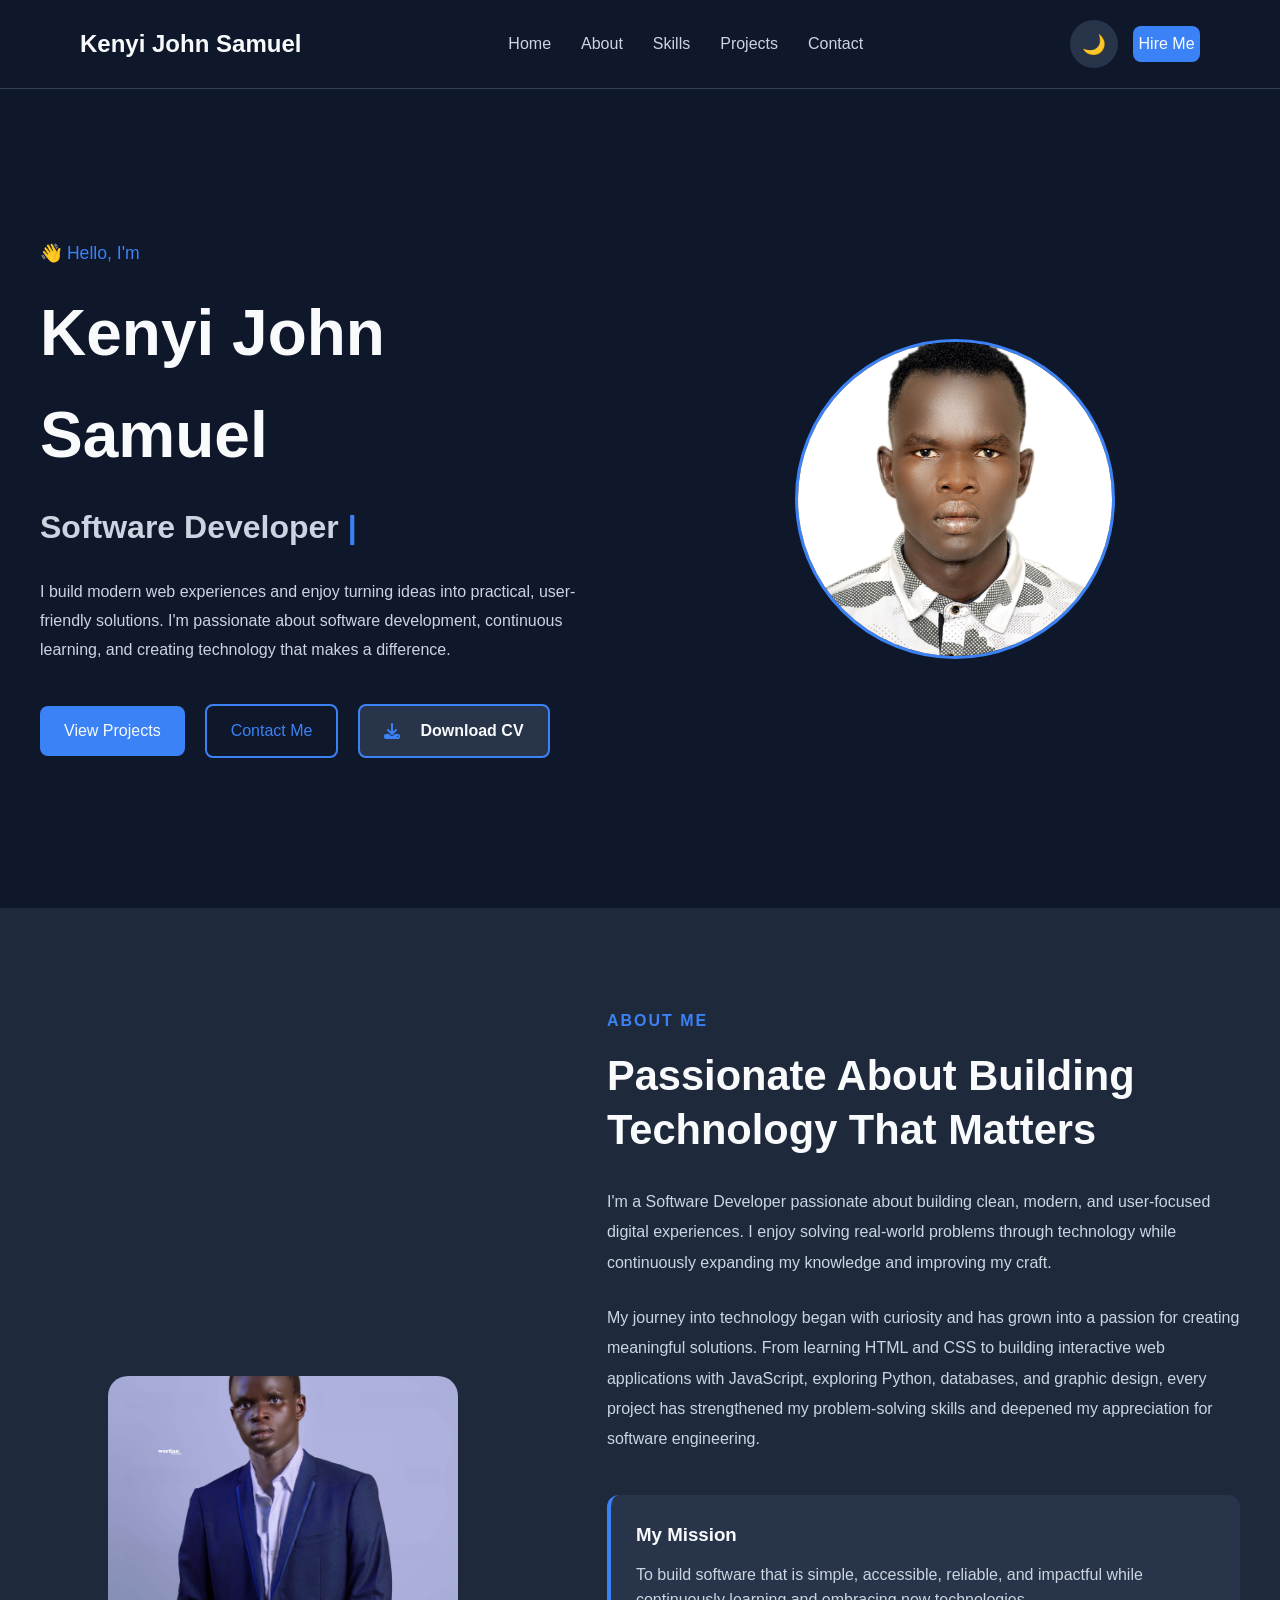
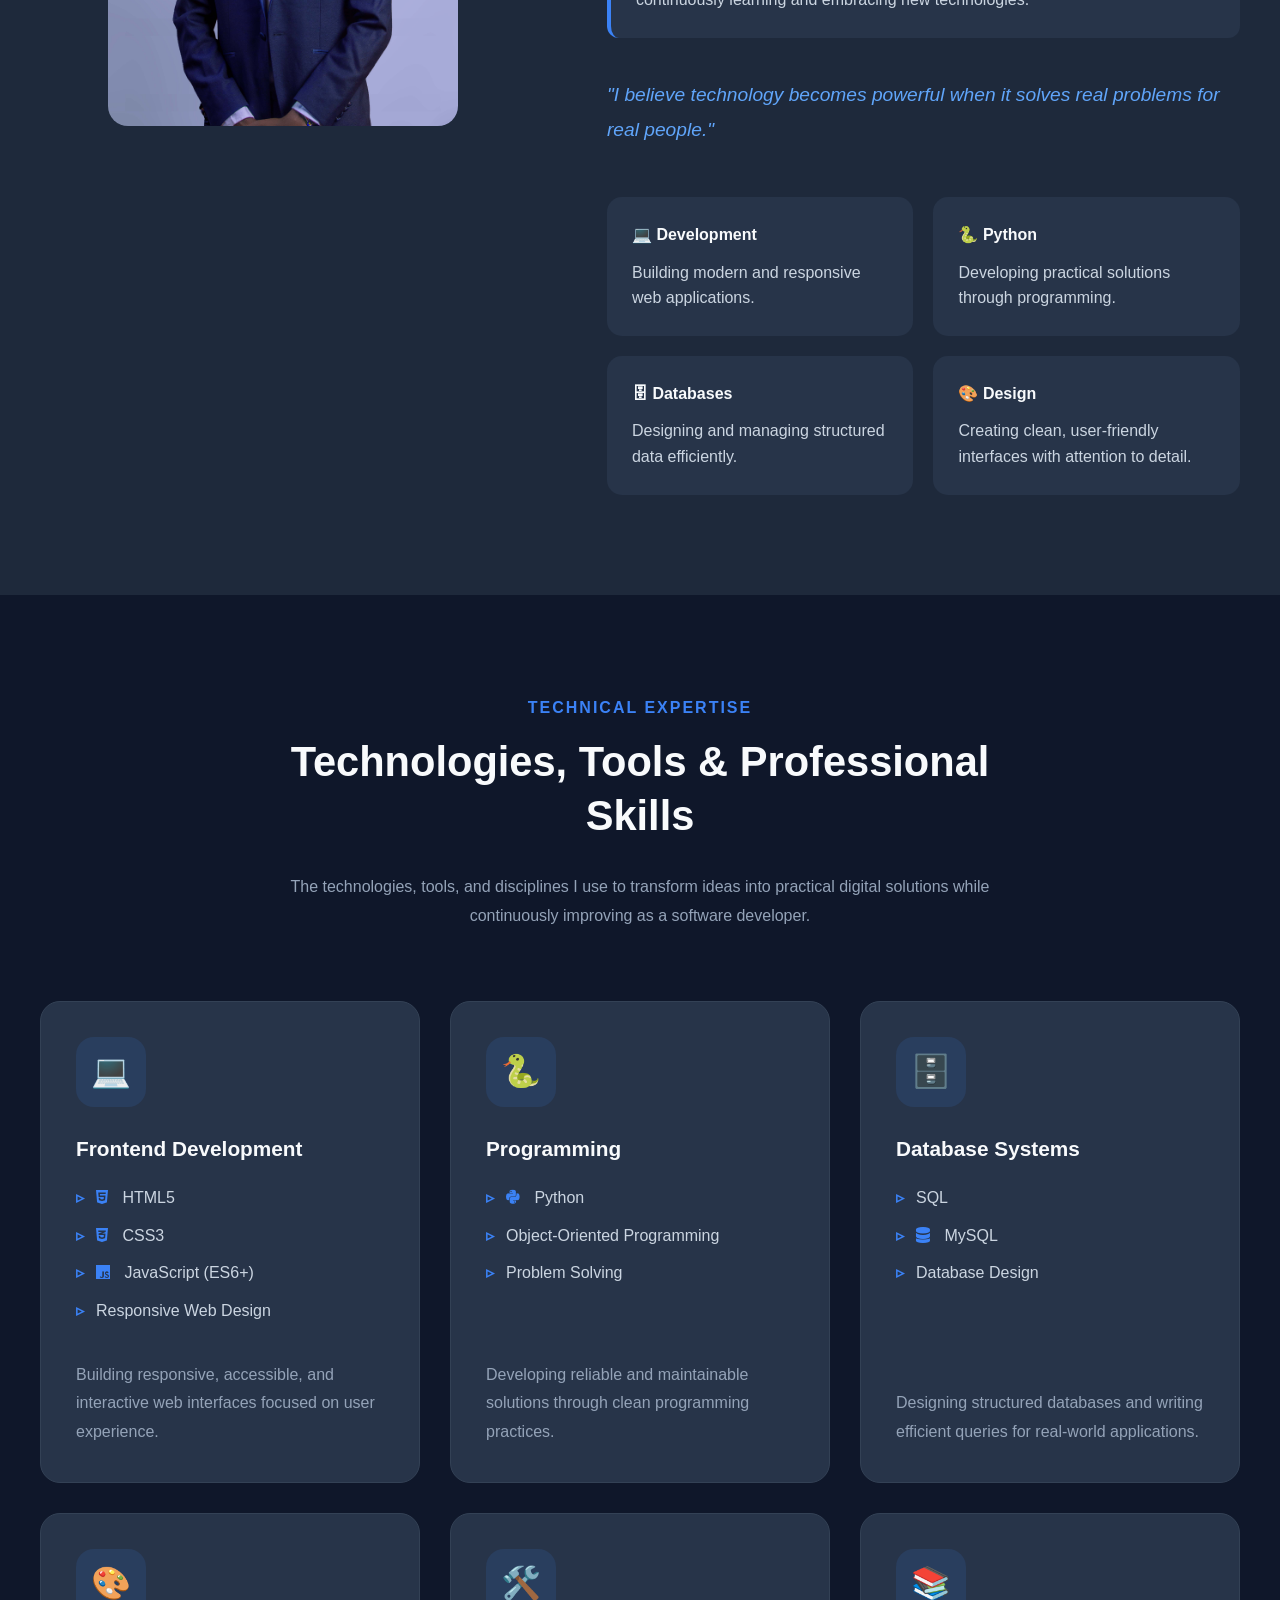
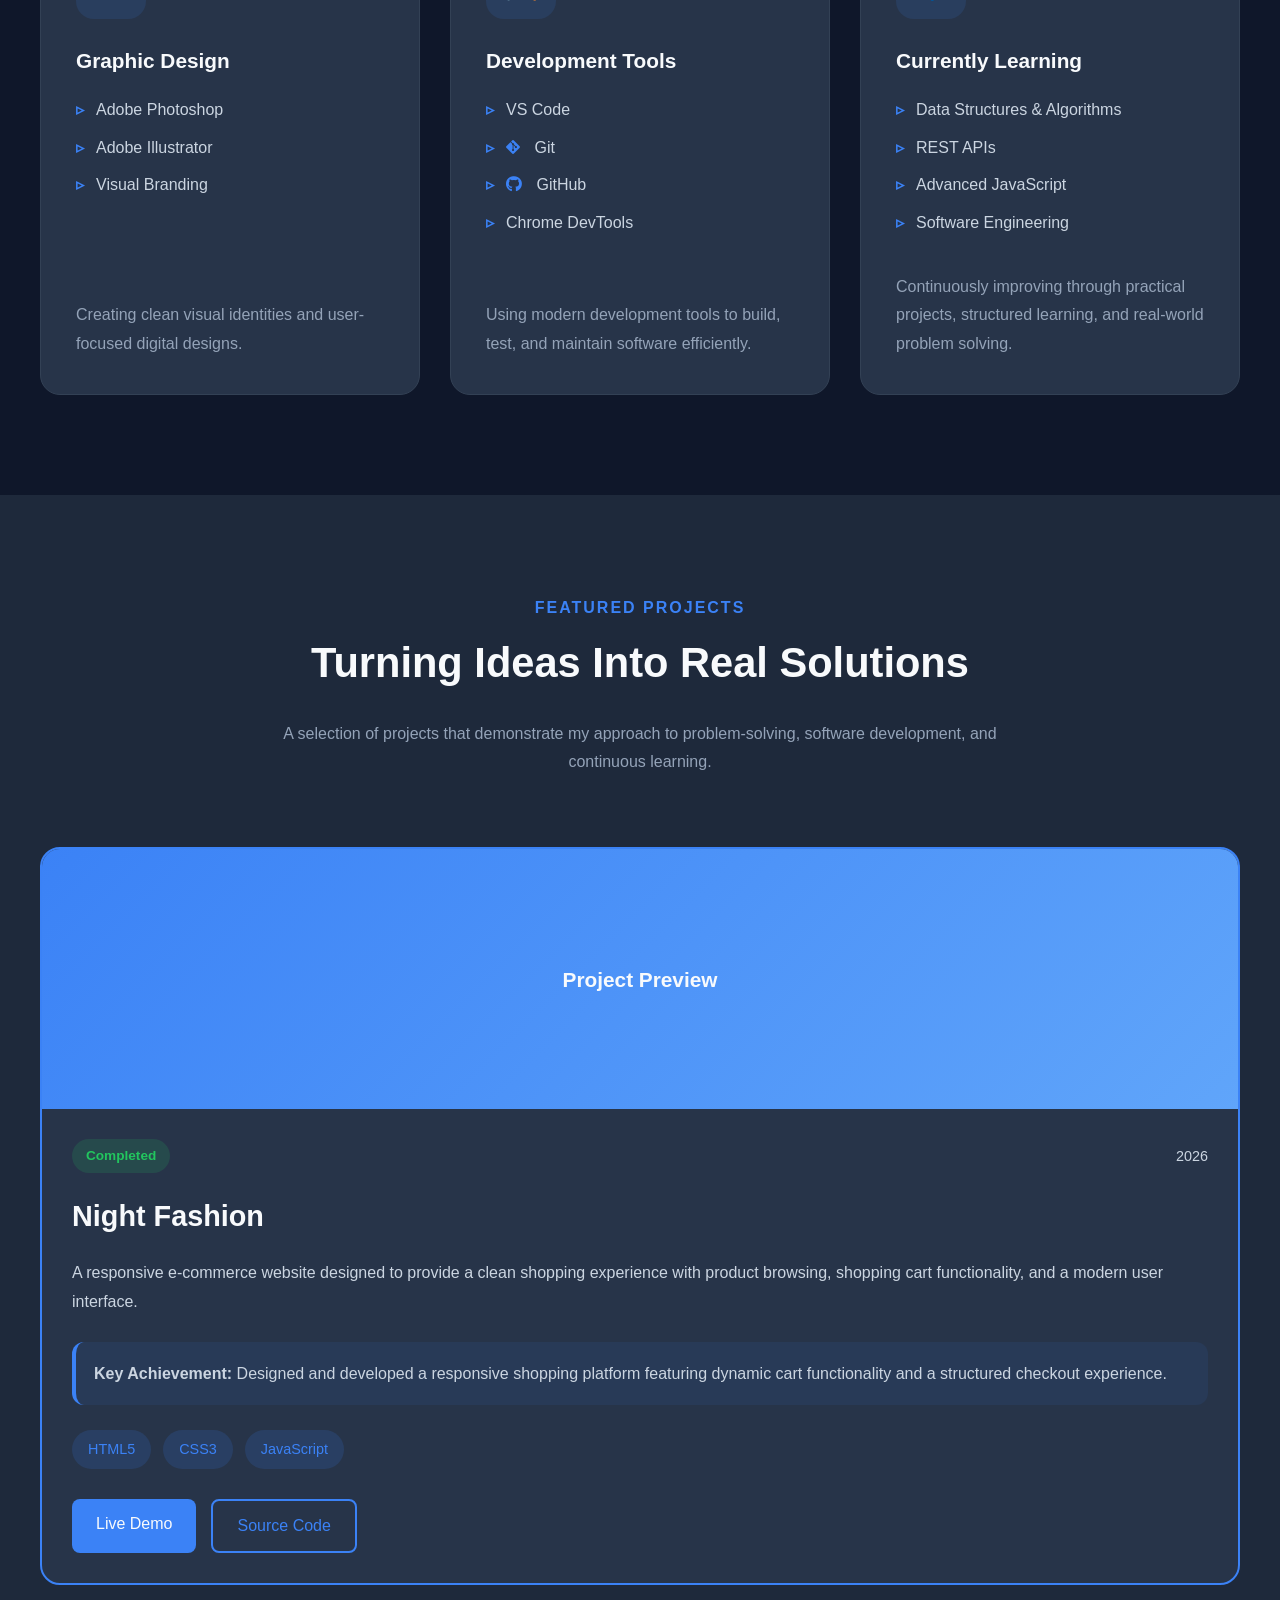
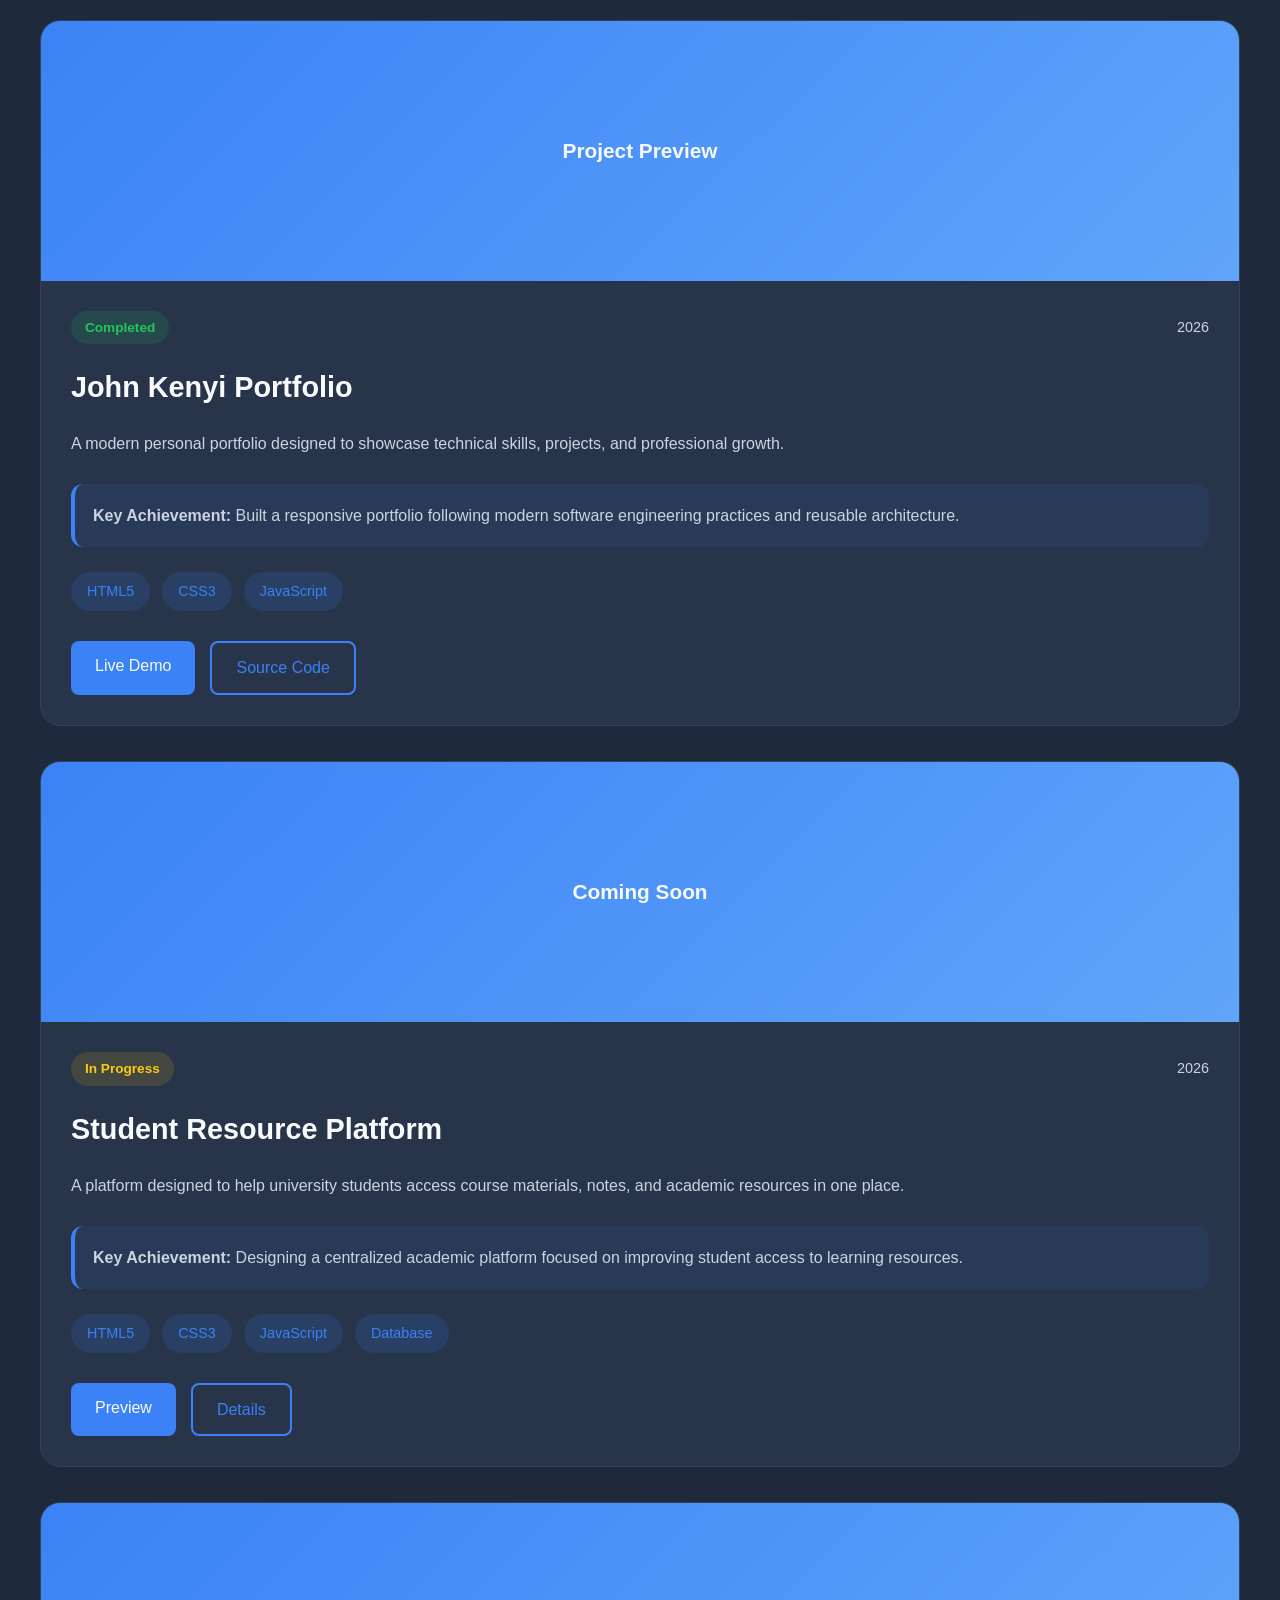
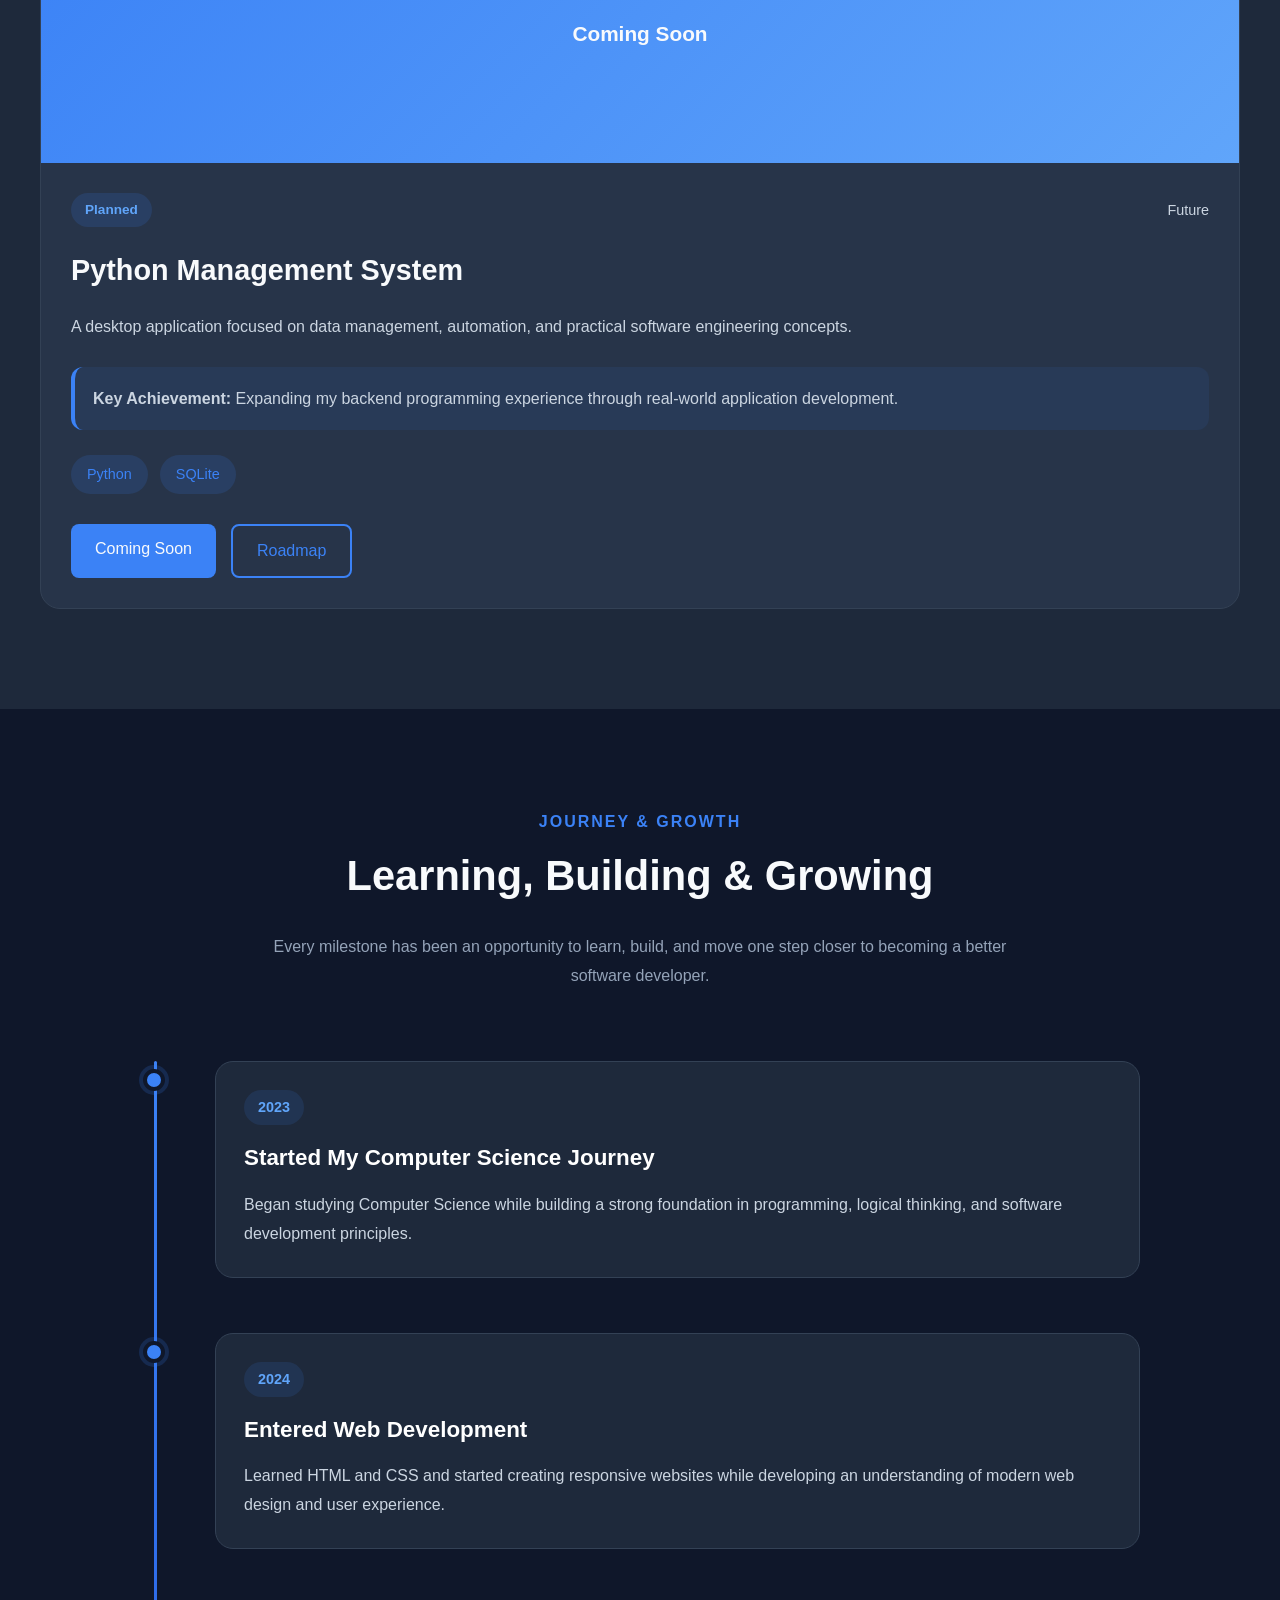
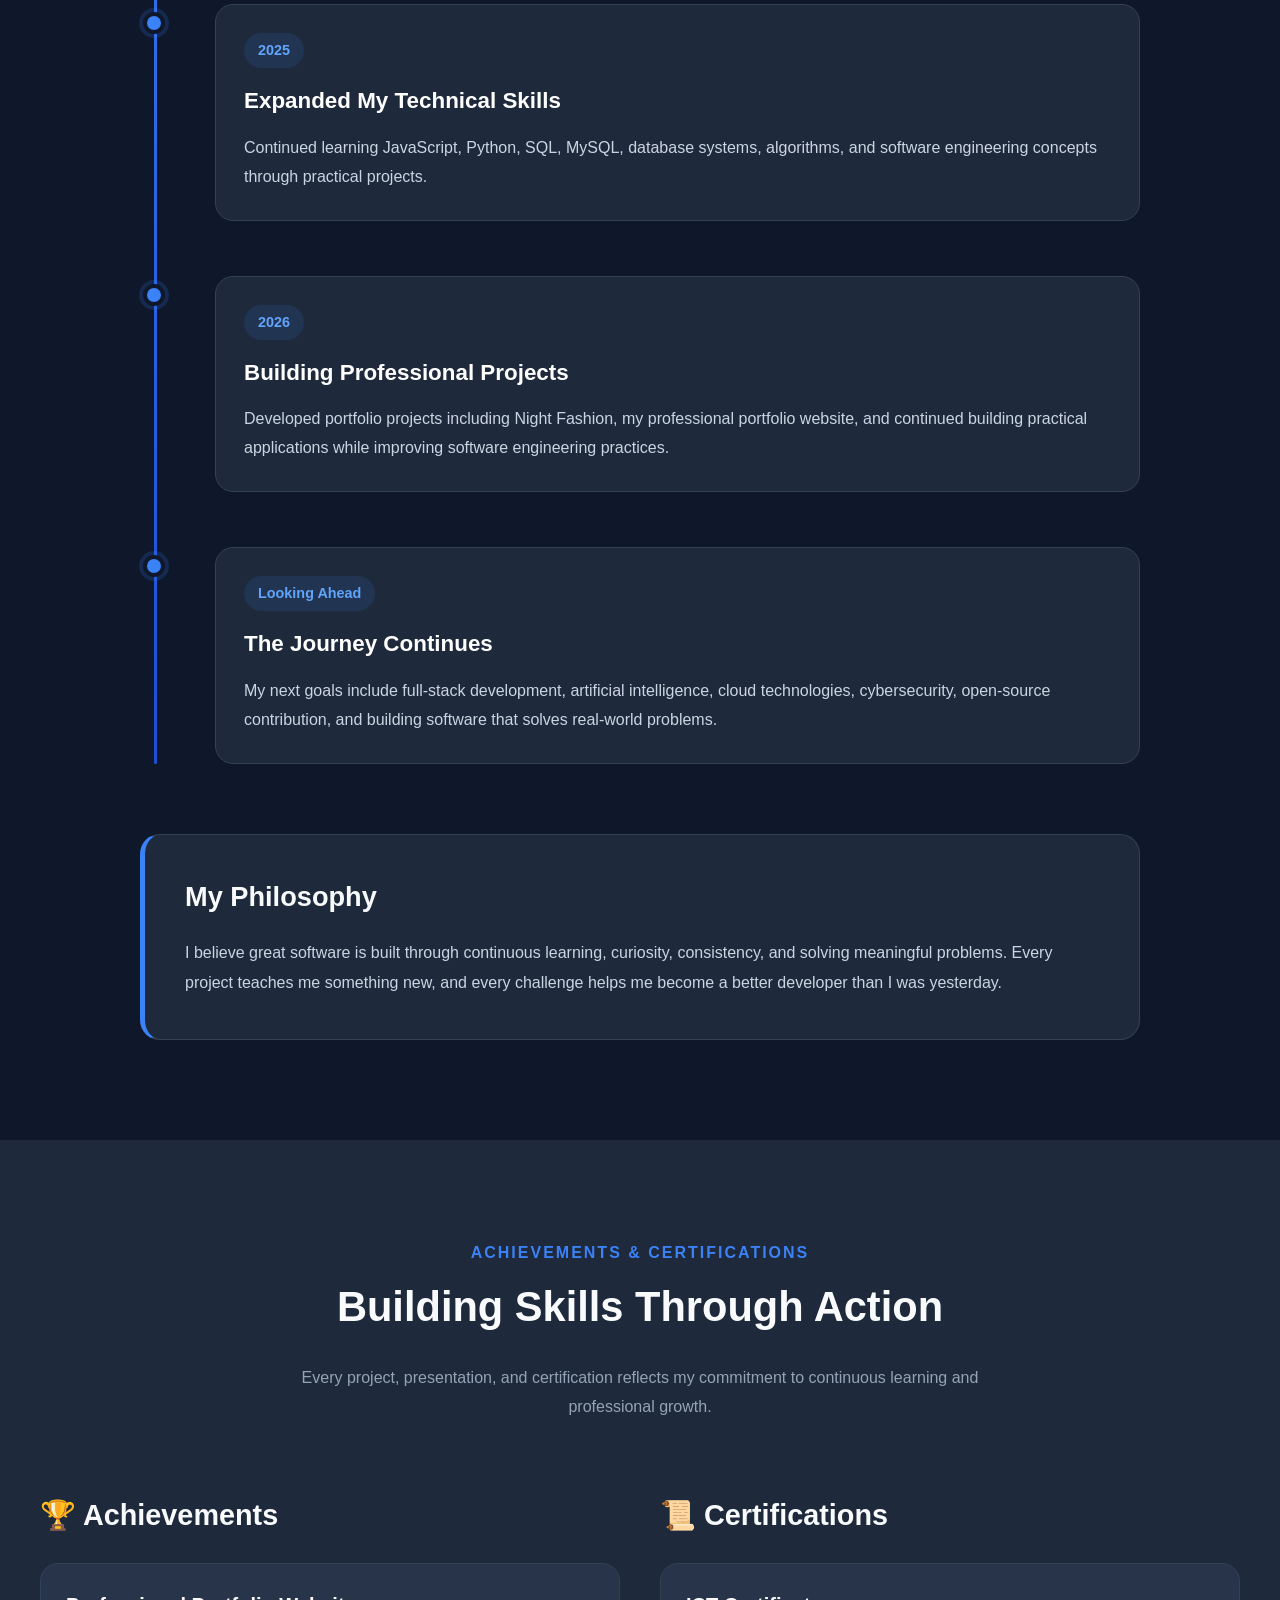
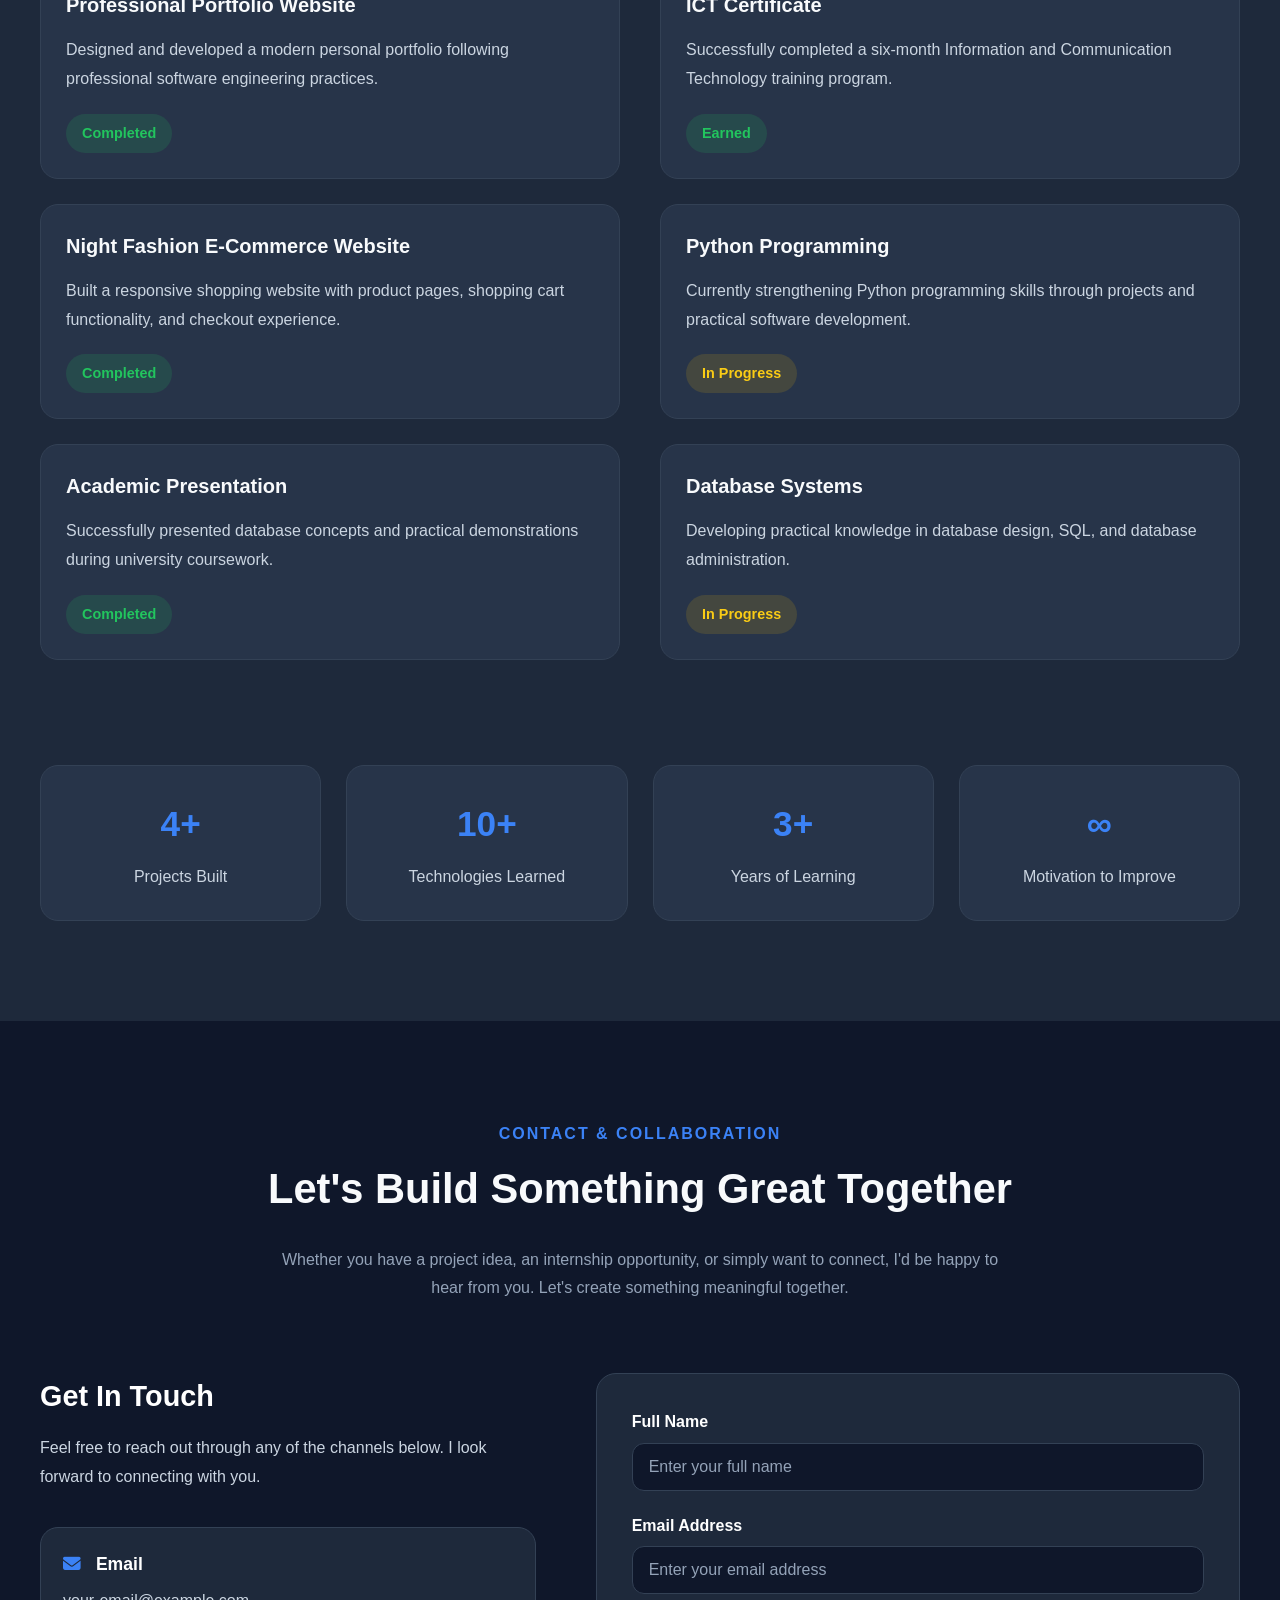
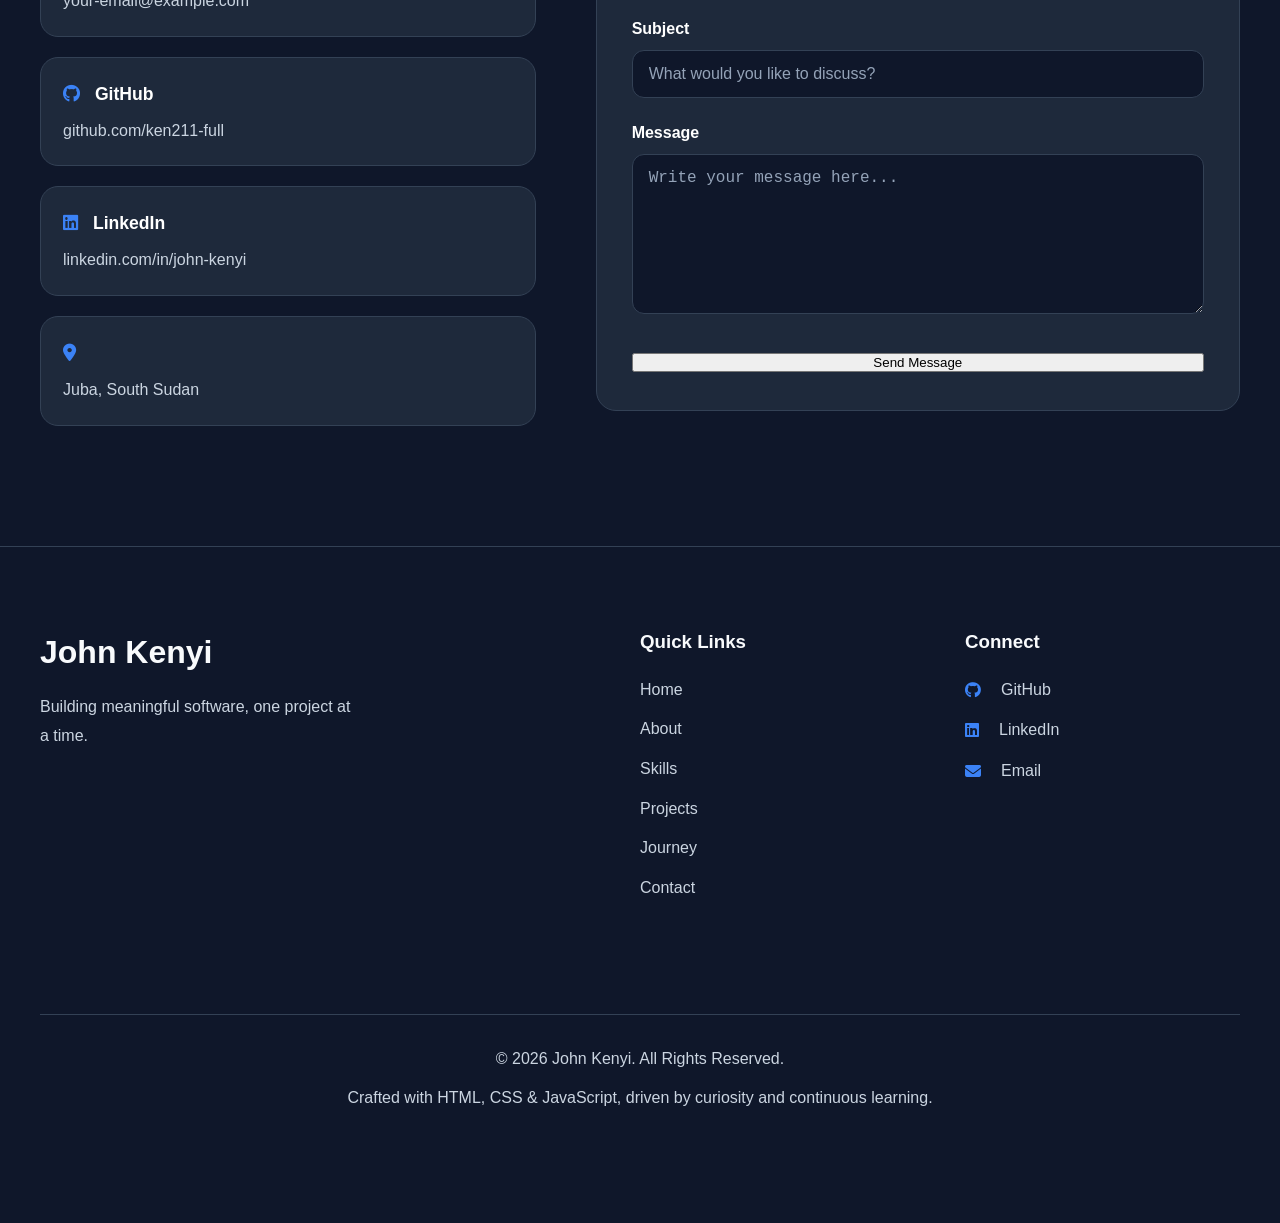
<file: assets/index.html>
<!DOCTYPE html>
<html lang="en">

<head>
    <!-- Basic Metadata -->
    <meta charset="UTF-8">
    <meta name="viewport" content="width=device-width, initial-scale=1.0">

    <!-- SEO -->
    <meta name="description" content="Professional portfolio of John Kenyi - Software Developer, Python Developer, Database Administrator, and Graphic Designer.">
    <meta name="keywords" content="John Kenyi, Portfolio, Web Developer, Python, JavaScript, HTML, CSS, Database Administration, Graphic Design">
    <meta name="author" content="John Kenyi">

    <meta property="og:title" content="John Kenyi | Software Developer">

    <meta
    name="theme-color"
    content="#020617"
    >

        <meta
            property="og:description"
            content="Explore my portfolio, projects, technical skills, and professional journey."
        >

        <meta
            property="og:type"
            content="website"
        >

        <meta
            property="og:url"
            content="https://ken211-full.github.io/Night-/"
        >

        <meta
            property="og:image"
            content="https://ken211-full.github.io/Night-/assets/images/preview.jpg"
        >

        <meta
    name="twitter:card"
    content="summary_large_image"
        >

        <meta
            name="twitter:title"
            content="John Kenyi | Software Developer"
        >

        <meta
            name="twitter:description"
            content="Discover my portfolio, projects, and technical expertise."
        >

        <meta
            name="twitter:image"
            content="https://ken211-full.github.io/Night-/assets/images/preview.jpg"
        >


    <!-- Browser -->
    <meta http-equiv="X-UA-Compatible" content="IE=edge">

    <link
    rel="stylesheet"
    href="https://cdnjs.cloudflare.com/ajax/libs/font-awesome/6.7.2/css/all.min.css">

    <!-- Website Title -->
    <title>John Kenyi | Software Developer</title>

    <!-- Favicon -->
    <link
    rel="icon"
    href="/assets/iconn/favicon.ico"
    type="image/x-icon"
>

    <!-- CSS -->
    <link rel="stylesheet" href="csss/style.css">

    <link
    rel="canonical"
    href="https://ken211-full.github.io/Night-/"
>
</head>

<body>

    <!-- ==========================
         HEADER
    =========================== -->
    <!-- ==========================
     HEADER
========================== -->
<!-- ==========================================
     HEADER
========================================== -->

<header class="site-header">

    <nav class="main-navigation" aria-label="Main Navigation">

        <!-- Brand Logo / Name -->
        <a href="#home" class="brand-logo">
            Kenyi John Samuel
        </a>

        <!-- Mobile Menu Button -->
        <button
            class="mobile-menu-toggle"
            type="button"
            aria-label="Open navigation menu"
            aria-expanded="false">

            ☰

        </button>

        <!-- Navigation Links -->
        <ul class="navigation-list">

    <li class="navigation-item">
        <a href="#home" class="navigation-link">Home</a>
    </li>

    <li class="navigation-item">
        <a href="#about" class="navigation-link">About</a>
    </li>

    <li class="navigation-item">
        <a href="#skills" class="navigation-link">Skills</a>
    </li>

    <li class="navigation-item">
        <a href="#projects" class="navigation-link">Projects</a>
    </li>

    <li class="navigation-item">
        <a href="#contact" class="navigation-link">Contact</a>
    </li>

    <!-- Mobile Theme Button -->
    <li class="mobile-only">
        <button
            id="themeToggle"
            class="theme-toggle"
            aria-label="Toggle Theme">
            🌙
        </button>
    </li>

    <!-- Mobile Hire Button -->
    <li class="mobile-only">
        <a href="#contact" class="btn hire-btn">    
            Hire Me
        </a>
    </li>

</ul>

<!-- Desktop Actions -->
<div class="desktop-actions">

    <button
        id="themeToggleDesktop"
        class="theme-toggle"
        aria-label="Toggle Theme">
        🌙
    </button>

    <a href="#contact" class="btn hire-btn">
        Hire Me
    </a>

</div>

    </nav>

</header>

<!-- ==========================================
     MAIN CONTENT
========================================== -->

<main id="main-content">

    <!-- Hero Section -->

    <!-- ==========================================
     HERO SECTION
========================================== -->

<section id="home" class="hero-section">

    <div class="hero-container">

        <!-- Hero Content -->
        <div class="hero-content">

            <p class="hero-greeting">
                👋 Hello, I'm
            </p>

            <h1 class="hero-title">
                Kenyi John Samuel
            </h1>

            <h2 class="hero-subtitle">

                <span id="typing-text"></span>
                   
                <span class="cursor">|</span>

            </h2>

            <p class="hero-description">
                I build modern web experiences and enjoy turning ideas into
                practical, user-friendly solutions. I'm passionate about
                software development, continuous learning, and creating
                technology that makes a difference.
            </p>

            <div class="hero-buttons">

                <div class="hero-buttons">

                    <a href="#projects" class="primary-button">
                        View Projects
                    </a>

                    <a href="#contact" class="secondary-button">
                        Contact Me
                    </a>

                    <a
                        href="assets/cv/John-Kenyi-Samuel-CV.pdf"
                        class="cv-button"
                        download>

                        <i class="fa-solid fa-download" aria-hidden="true"></i>

                        Download CV

                    </a>

</div>

            </div>

        </div>

        <!-- Hero Image -->
        <div class="hero-image">

            <div class="profile-placeholder">

                    <!-- Your Photo -->
                      <img src="/assets/imagess/images/_DSC0530@-324693990.JPG" alt="Portrait of Kenyi John Samuel"
                        loading="lazy"
                        width="260" height="260" >
                

            </div>

        </div>

    </div>
    

</section>

    <!-- About Section -->

    <!-- ==========================================
     ABOUT SECTION
========================================== -->

<section id="about" class="about-section">

    <div class="about-container">

        <!-- About Image -->
        <div class="about-image reveal">

            <div class="about-photo-placeholder">

                <span><img src="/assets/imagess/images/GEO_0067.jpg" 
                    alt="Portrait of Kenyi John Samuel"
                    loading="lazy" 
                    width="347" height="347"></span>

            </div>

        </div>

        <!-- About Content -->
        <div class="about-content reveal">

            <p class="section-tag">
                About Me
            </p>

            <h2 class="section-title">
                Passionate About Building Technology That Matters
            </h2>

            <p class="about-introduction">
                I'm a Software Developer passionate about building clean,
                modern, and user-focused digital experiences. I enjoy solving
                real-world problems through technology while continuously
                expanding my knowledge and improving my craft.
            </p>

            <p class="about-story">
                My journey into technology began with curiosity and has grown
                into a passion for creating meaningful solutions. From learning
                HTML and CSS to building interactive web applications with
                JavaScript, exploring Python, databases, and graphic design,
                every project has strengthened my problem-solving skills and
                deepened my appreciation for software engineering.
            </p>

            <div class="about-mission">

                <h3>
                    My Mission
                </h3>

                <p>
                    To build software that is simple, accessible, reliable,
                    and impactful while continuously learning and embracing
                    new technologies.
                </p>

            </div>

            <blockquote class="about-philosophy">

                "I believe technology becomes powerful when it solves real
                problems for real people."

            </blockquote>

            <!-- Highlights -->

            <div class="about-highlights">

                <div class="highlight-card reveal">

                    <h4>💻 Development</h4>

                    <p>
                        Building modern and responsive web applications.
                    </p>

                </div>

                <div class="highlight-card">

                    <h4>🐍 Python</h4>

                    <p>
                        Developing practical solutions through programming.
                    </p>

                </div>

                <div class="highlight-card">

                    <h4>🗄 Databases</h4>

                    <p>
                        Designing and managing structured data efficiently.
                    </p>

                </div>

                <div class="highlight-card">

                    <h4>🎨 Design</h4>

                    <p>
                        Creating clean, user-friendly interfaces with attention
                        to detail.
                    </p>

                </div>

            </div>

        </div>

    </div>

</section>

    <!-- Skills Section -->

    <!-- ==========================================
     TECHNICAL EXPERTISE
========================================== -->

<section id="skills" class="skills-section">

    <div class="skills-container">

        <!-- Section Header -->
        <div class="section-header reveal">

            <p class="section-tag">
                Technical Expertise
            </p>

            <h2 class="section-title">
                Technologies, Tools & Professional Skills
            </h2>

            <p class="section-description">
                The technologies, tools, and disciplines I use to transform
                ideas into practical digital solutions while continuously
                improving as a software developer.
            </p>

        </div>

        <!-- Skills Grid -->
        <div class="skills-grid">

            <!-- Frontend -->

            <article class="skill-card reveal">

                <div class="skill-icon">💻</div>

                <h3>Frontend Development</h3>

                <ul class="skill-list">

                    <li><i class="fa-brands fa-html5"></i> HTML5</li>
                    <li><i class="fa-brands fa-css3-alt"></i> CSS3</li>
                    <li><i class="fa-brands fa-js"></i> JavaScript (ES6+)</li>
                    <li>Responsive Web Design</li>

                </ul>

                <p class="skill-description">
                    Building responsive, accessible, and interactive web
                    interfaces focused on user experience.
                </p>

            </article>

            <!-- Programming -->

            <article class="skill-card">

                <div class="skill-icon">🐍</div>

                <h3>Programming</h3>

                <ul class="skill-list">

                    <li><i class="fa-brands fa-python"></i> Python</li>
                    <li>Object-Oriented Programming</li>
                    <li>Problem Solving</li>

                </ul>

                <p class="skill-description">
                    Developing reliable and maintainable solutions through
                    clean programming practices.
                </p>

            </article>

            <!-- Database -->

            <article class="skill-card">

                <div class="skill-icon">🗄️</div>

                <h3>Database Systems</h3>

                <ul class="skill-list">

                    <li>SQL</li>
                    <li><i class="fa-solid fa-database"></i> MySQL</li>
                    <li>Database Design</li>

                </ul>

                <p class="skill-description">
                    Designing structured databases and writing efficient
                    queries for real-world applications.
                </p>

            </article>

            <!-- Graphic Design -->

            <article class="skill-card">

                <div class="skill-icon">🎨</div>

                <h3>Graphic Design</h3>

                <ul class="skill-list">

                    <li>Adobe Photoshop</li>
                    <li>Adobe Illustrator</li>
                    <li>Visual Branding</li>

                </ul>

                <p class="skill-description">
                    Creating clean visual identities and user-focused
                    digital designs.
                </p>

            </article>

            <!-- Tools -->

            <article class="skill-card">

                <div class="skill-icon">🛠️</div>

                <h3>Development Tools</h3>

                <ul class="skill-list">

                    <li>VS Code</li>
                    <li><i class="fa-brands fa-git-alt"></i> Git</li>
                    <li><i class="fa-brands fa-github"></i> GitHub</li>
                    <li>Chrome DevTools</li>

                </ul>

                <p class="skill-description">
                    Using modern development tools to build, test, and
                    maintain software efficiently.
                </p>

            </article>

            <!-- Learning -->

            <article class="skill-card">

                <div class="skill-icon">📚</div>

                <h3>Currently Learning</h3>

                <ul class="skill-list">

                    <li>Data Structures & Algorithms</li>
                    <li>REST APIs</li>
                    <li>Advanced JavaScript</li>
                    <li>Software Engineering</li>

                </ul>

                <p class="skill-description">
                    Continuously improving through practical projects,
                    structured learning, and real-world problem solving.
                </p>

            </article>

        </div>

    </div>

</section>

    <!-- Projects Section -->

    <!-- ==========================================
     FEATURED PROJECTS
========================================== -->

<section id="projects" class="projects-section">

    <div class="projects-container">

        <!-- Section Header -->

        <div class="section-header reveal">

            <p class="section-tag">
                Featured Projects
            </p>

            <h2 class="section-title">
                Turning Ideas Into Real Solutions
            </h2>

            <p class="section-description">
                A selection of projects that demonstrate my approach to
                problem-solving, software development, and continuous learning.
            </p>

        </div>

        <!-- Projects Grid -->

        <div class="projects-grid">

            <!-- =========================
                 Featured Project
            ========================== -->

            <article class="project-card featured-project reveal">

                <div class="project-image">

                    <span>Project Preview</span>

                </div>

                <div class="project-content">

                    <div class="project-meta">

                        <span class="project-status completed">
                            Completed
                        </span>

                        <span class="project-year">
                            2026
                        </span>

                    </div>

                    <h3 class="project-title">
                        Night Fashion
                    </h3>

                    <p class="project-description">
                        A responsive e-commerce website designed to provide
                        a clean shopping experience with product browsing,
                        shopping cart functionality, and a modern user interface.
                    </p>

                    <div class="project-achievement">

                        <strong>Key Achievement:</strong>

                        Designed and developed a responsive shopping platform
                        featuring dynamic cart functionality and a structured
                        checkout experience.

                    </div>

                    <div class="project-tech">

                        <span>HTML5</span>
                        <span>CSS3</span>
                        <span>JavaScript</span>

                    </div>

                    <div class="project-buttons">

                        <a href="#" class="primary-button">
                            Live Demo
                        </a>

                        <a href="#" class="secondary-button">
                            Source Code
                        </a>

                    </div>

                </div>

            </article>

            <!-- Project 2 -->

            <article class="project-card reveal">

                <div class="project-image">

                    <span>Project Preview</span>

                </div>

                <div class="project-content">

                    <div class="project-meta">

                        <span class="project-status completed">
                            Completed
                        </span>

                        <span class="project-year">
                            2026
                        </span>

                    </div>

                    <h3 class="project-title">
                        John Kenyi Portfolio
                    </h3>

                    <p class="project-description">
                        A modern personal portfolio designed to showcase
                        technical skills, projects, and professional growth.
                    </p>

                    <div class="project-achievement">

                        <strong>Key Achievement:</strong>

                        Built a responsive portfolio following modern software
                        engineering practices and reusable architecture.

                    </div>

                    <div class="project-tech">

                        <span>HTML5</span>
                        <span>CSS3</span>
                        <span>JavaScript</span>

                    </div>

                    <div class="project-buttons">

                        <a href="#" class="primary-button">
                            Live Demo
                        </a>

                        <a href="#" class="secondary-button">
                            Source Code
                        </a>

                    </div>

                </div>

            </article>

            <!-- Project 3 -->

            <article class="project-card reveal">

                <div class="project-image">

                    <span>Coming Soon</span>

                </div>

                <div class="project-content">

                    <div class="project-meta">

                        <span class="project-status progress">
                            In Progress
                        </span>

                        <span class="project-year">
                            2026
                        </span>

                    </div>

                    <h3 class="project-title">
                        Student Resource Platform
                    </h3>

                    <p class="project-description">
                        A platform designed to help university students access
                        course materials, notes, and academic resources in one place.
                    </p>

                    <div class="project-achievement">

                        <strong>Key Achievement:</strong>

                        Designing a centralized academic platform focused on
                        improving student access to learning resources.

                    </div>

                    <div class="project-tech">

                        <span>HTML5</span>
                        <span>CSS3</span>
                        <span>JavaScript</span>
                        <span>Database</span>

                    </div>

                    <div class="project-buttons">

                        <a href="#" class="primary-button">
                            Preview
                        </a>

                        <a href="#" class="secondary-button">
                            Details
                        </a>

                    </div>

                </div>

            </article>

            <!-- Project 4 -->

            <article class="project-card reveal">

                <div class="project-image">

                    <span>Coming Soon</span>

                </div>

                <div class="project-content">

                    <div class="project-meta">

                        <span class="project-status planned">
                            Planned
                        </span>

                        <span class="project-year">
                            Future
                        </span>

                    </div>

                    <h3 class="project-title">
                        Python Management System
                    </h3>

                    <p class="project-description">
                        A desktop application focused on data management,
                        automation, and practical software engineering concepts.
                    </p>

                    <div class="project-achievement">

                        <strong>Key Achievement:</strong>

                        Expanding my backend programming experience through
                        real-world application development.

                    </div>

                    <div class="project-tech">

                        <span>Python</span>
                        <span>SQLite</span>

                    </div>

                    <div class="project-buttons">

                        <a href="#" class="primary-button">
                            Coming Soon
                        </a>

                        <a href="#" class="secondary-button">
                            Roadmap
                        </a>

                    </div>

                </div>

            </article>

        </div>

    </div>

</section>


<!-- ==========================================
     JOURNEY & GROWTH
========================================== -->

<section id="journey" class="journey-section">

    <div class="journey-container">

        <!-- Section Header -->

        <div class="section-header reveal">

            <p class="section-tag">
                Journey & Growth
            </p>

            <h2 class="section-title">
                Learning, Building & Growing
            </h2>

            <p class="section-description">
                Every milestone has been an opportunity to learn, build, and
                move one step closer to becoming a better software developer.
            </p>

        </div>

        <!-- Timeline -->

        <div class="timeline">

            <!-- Timeline Item 1 -->

            <article class="timeline-item reveal">

                <div class="timeline-dot"></div>

                <div class="timeline-content">

                    <span class="timeline-year">
                        2023
                    </span>

                    <h3>
                        Started My Computer Science Journey
                    </h3>

                    <p>
                        Began studying Computer Science while building a strong
                        foundation in programming, logical thinking, and software
                        development principles.
                    </p>

                </div>

            </article>

            <!-- Timeline Item 2 -->

            <article class="timeline-item reveal">

                <div class="timeline-dot"></div>

                <div class="timeline-content">

                    <span class="timeline-year">
                        2024
                    </span>

                    <h3>
                        Entered Web Development
                    </h3>

                    <p>
                        Learned HTML and CSS and started creating responsive
                        websites while developing an understanding of modern web
                        design and user experience.
                    </p>

                </div>

            </article>

            <!-- Timeline Item 3 -->

            <article class="timeline-item reveal">

                <div class="timeline-dot"></div>

                <div class="timeline-content">

                    <span class="timeline-year">
                        2025
                    </span>

                    <h3>
                        Expanded My Technical Skills
                    </h3>

                    <p>
                        Continued learning JavaScript, Python, SQL, MySQL,
                        database systems, algorithms, and software engineering
                        concepts through practical projects.
                    </p>

                </div>

            </article>

            <!-- Timeline Item 4 -->

            <article class="timeline-item reveal">

                <div class="timeline-dot"></div>

                <div class="timeline-content">

                    <span class="timeline-year">
                        2026
                    </span>

                    <h3>
                        Building Professional Projects
                    </h3>

                    <p>
                        Developed portfolio projects including Night Fashion,
                        my professional portfolio website, and continued building
                        practical applications while improving software
                        engineering practices.
                    </p>

                </div>

            </article>

            <!-- Timeline Item 5 -->

            <article class="timeline-item reveal">

                <div class="timeline-dot"></div>

                <div class="timeline-content">

                    <span class="timeline-year">
                        Looking Ahead
                    </span>

                    <h3>
                        The Journey Continues
                    </h3>

                    <p>
                        My next goals include full-stack development,
                        artificial intelligence, cloud technologies,
                        cybersecurity, open-source contribution, and building
                        software that solves real-world problems.
                    </p>

                </div>

            </article>

        </div>

        <!-- Growth Reflection -->

        <div class="growth-reflection reveal">

            <h3>
                My Philosophy
            </h3>

            <p>
                I believe great software is built through continuous learning,
                curiosity, consistency, and solving meaningful problems.
                Every project teaches me something new, and every challenge
                helps me become a better developer than I was yesterday.
            </p>

        </div>

    </div>

</section>

<!-- ==========================================
     ACHIEVEMENTS & CERTIFICATIONS
========================================== -->

<section id="achievements" class="achievements-section">

    <div class="achievements-container">

        <!-- Section Header -->

        <div class="section-header reveal">

            <p class="section-tag">
                Achievements & Certifications
            </p>

            <h2 class="section-title">
                Building Skills Through Action
            </h2>

            <p class="section-description">
                Every project, presentation, and certification reflects my
                commitment to continuous learning and professional growth.
            </p>

        </div>

        <div class="achievement-grid">

            <!-- ======================================
                 ACHIEVEMENTS
            ======================================= -->

            <div class="achievement-column reveal">

                <h3 class="column-title">
                    🏆 Achievements
                </h3>

                <!-- Achievement 1 -->

                <article class="achievement-card">

                    <h4>
                        Professional Portfolio Website
                    </h4>

                    <p>
                        Designed and developed a modern personal portfolio
                        following professional software engineering practices.
                    </p>

                    <span class="achievement-badge">
                        Completed
                    </span>

                </article>

                <!-- Achievement 2 -->

                <article class="achievement-card">

                    <h4>
                        Night Fashion E-Commerce Website
                    </h4>

                    <p>
                        Built a responsive shopping website with product pages,
                        shopping cart functionality, and checkout experience.
                    </p>

                    <span class="achievement-badge">
                        Completed
                    </span>

                </article>

                <!-- Achievement 3 -->

                <article class="achievement-card">

                    <h4>
                        Academic Presentation
                    </h4>

                    <p>
                        Successfully presented database concepts and practical
                        demonstrations during university coursework.
                    </p>

                    <span class="achievement-badge">
                        Completed
                    </span>

                </article>

            </div>

            <!-- ======================================
                 CERTIFICATIONS
            ======================================= -->

            <div class="achievement-column reveal">

                <h3 class="column-title">
                    📜 Certifications
                </h3>

                <!-- Certificate 1 -->

                <article class="achievement-card reveal delay-1">

                    <h4>
                        ICT Certificate
                    </h4>

                    <p>
                        Successfully completed a six-month Information and
                        Communication Technology training program.
                    </p>

                    <span class="certificate-status completed">
                        Earned
                    </span>

                </article>

                <!-- Certificate 2 -->

                <article class="achievement-card reveal delay-2">

                    <h4>
                        Python Programming
                    </h4>

                    <p>
                        Currently strengthening Python programming skills through
                        projects and practical software development.
                    </p>

                    <span class="certificate-status progress">
                        In Progress
                    </span>

                </article>

                <!-- Certificate 3 -->

                <article class="achievement-card reveal delay-3">

                    <h4>
                        Database Systems
                    </h4>

                    <p>
                        Developing practical knowledge in database design, SQL,
                        and database administration.
                    </p>

                    <span class="certificate-status progress">
                        In Progress
                    </span>

                </article>

            </div>

        </div>

        <!-- ======================================
             QUICK STATS
        ======================================= -->

        <div class="portfolio-stats reveal">

            <div class="stat-card">

                <h3>4+</h3>

                <p>Projects Built</p>

            </div>

            <div class="stat-card">

                <h3>10+</h3>

                <p>Technologies Learned</p>

            </div>

            <div class="stat-card">

                <h3>3+</h3>

                <p>Years of Learning</p>

            </div>

            <div class="stat-card">

                <h3>∞</h3>

                <p>Motivation to Improve</p>

            </div>

        </div>

    </div>

</section>

    <!-- Contact Section -->

    <!-- ==========================================
     CONTACT & COLLABORATION
========================================== -->

<section id="contact" class="contact-section">

    <div class="contact-container">

        <!-- Section Header -->

        <div class="section-header reveal">

            <p class="section-tag">
                Contact & Collaboration
            </p>

            <h2 class="section-title">
                Let's Build Something Great Together
            </h2>

            <p class="section-description">
                Whether you have a project idea, an internship opportunity,
                or simply want to connect, I'd be happy to hear from you.
                Let's create something meaningful together.
            </p>

        </div>

        <!-- Contact Grid -->

        <div class="contact-grid">

            <!-- ===============================
                 Contact Information
            ================================ -->

            <div class="contact-info reveal delay-1">

                <h3>Get In Touch</h3>

                <p class="contact-intro">
                    Feel free to reach out through any of the channels below.
                    I look forward to connecting with you.
                </p>

                <!-- Email -->

                <div class="contact-card">

                    <h4><i class="fa-solid fa-envelope"></i>
                    Email</h4>

                    <p>your-email@example.com</p>

                </div>

                <!-- GitHub -->

                <div class="contact-card">

                    <h4><i class="fa-brands fa-github"></i>
                    GitHub</h4>

                    <p>github.com/ken211-full</p>

                </div>

                <!-- LinkedIn -->

                <div class="contact-card">

                    <h4><i class="fa-brands fa-linkedin"></i>
                    LinkedIn</h4>

                    <p>linkedin.com/in/john-kenyi</p>

                </div>

                <!-- Location -->

                <div class="contact-card">

                    <h4><i class="fa-solid fa-location-dot"></i></h4>

                    <p>Juba, South Sudan</p>

                </div>

            </div>

            <!-- ===============================
                 Contact Form
            ================================ -->

            <div class="contact-form-wrapper reveal delay-2">

                <form
                        id="contactForm"
                        class="contact-form"
                    >

                    <!-- Full Name -->

                    <div class="form-group">

                        <label for="name">
                            Full Name
                        </label>

                        <input
                            type="text"
                            id="name"
                            name="name"
                            placeholder="Enter your full name"
                            required
                        >

                    </div>

                    <!-- Email -->

                    <div class="form-group">

                        <label for="email">
                            Email Address
                        </label>

                        <input
                            type="email"
                            id="email"
                            name="email"
                            placeholder="Enter your email address"
                            required
                        >

                    </div>

                    <!-- Subject -->

                    <div class="form-group">

                        <label for="subject">
                            Subject
                        </label>

                        <input
                            type="text"
                            id="subject"
                            name="subject"
                            placeholder="What would you like to discuss?"
                            required
                        >

                    </div>

                    <!-- Message -->

                    <div class="form-group">

                        <label for="message">
                            Message
                        </label>

                        <textarea
                            id="message"
                            name="message"
                            rows="6"
                            placeholder="Write your message here..."
                            required
                        ></textarea>

                        <div
                            id="formMessage"
                            class="form-message"
                        ></div>

                    </div>

                    <!-- Submit Button -->

                    <button
                        type="submit"
                        class="btn primary-btn"
                    >
                        Send Message
                    </button>

                </>

            </div>

        </div>

    </div>

</section>



</main>

    <!-- ==========================
         FOOTER
    =========================== -->
    <!-- ==========================================
     FOOTER
========================================== -->

<footer class="footer reveal">

    <div class="footer-container">

        <!-- ===============================
             Footer Brand
        ================================ -->

        <div class="footer-brand reveal delay-1">

            <h2>John Kenyi</h2>

            <p>
                Building meaningful software,
                one project at a time.
            </p>

        </div>

        <!-- ===============================
             Quick Links
        ================================ -->

        <div class="footer-links reveal delay-2">

            <h3>Quick Links</h3>

            <ul>

                <li><a href="#home">Home</a></li>

                <li><a href="#about">About</a></li>

                <li><a href="#skills">Skills</a></li>

                <li><a href="#projects">Projects</a></li>

                <li><a href="#journey">Journey</a></li>

                <li><a href="#contact">Contact</a></li>

            </ul>

        </div>

        <!-- ===============================
             Connect
        ================================ -->

        <div class="footer-social reveal delay-3">


            <h3>Connect</h3>

            <ul>

                <li>
                    <a
                        href="https://github.com/ken211-full"
                        aria-label="Visit my GitHub profile"
                        target="_blank"
                        rel="noopener noreferrer"
                    >  <i class="fa-brands fa-github"></i>
                        GitHub
                    </a>
                </li>

                <li>
                    <a
                        href="https://linkedin.com/in/john-kenyi"
                        aria-label="Visit my LinkedIn profile"
                        target="_blank"
                        rel="noopener noreferrer"
                    >
                        <i class="fa-brands fa-linkedin"></i>
                        LinkedIn
                    </a>
                </li>

                <li>
                    <a href="mailto:your-email@example.com"
                    aria-label="Send me an email">
                        <i class="fa-solid fa-envelope"></i>
                        Email
                    </a>
                </li>

            </ul>

        </div>

        <!-- ===============================
             Footer Bottom
        ================================ -->

        <div class="footer-bottom reveal delay-4">

            <p>
                © 2026 John Kenyi. All Rights Reserved.
            </p>

            <p>
                Crafted with HTML, CSS & JavaScript,
                driven by curiosity and continuous learning.
            </p>

            <a
                href="#home"
                id="backToTop"
                class="back-to-top"
                aria-label="Back to Top"
            >
                ↑ Back to Top
            </a>

        </div>

    </div>

</footer>

    <!-- JavaScript -->
    <script src="../jss/main.js"></script>

</body>

<a href="#main-content" class="skip-link">
    Skip to main content
</a>

</html>
</file>
<file: assets/csss/style.css>
:root{

    --primary:#3b82f6;

    --secondary:#60a5fa;

    --bg-color:#0f172a;

    --surface-color:#1e293b;

    --card-bg:#273449;

    --text-color:#f8fafc;

    --text-secondary:#cbd5e1;

    --border-color:#334155;

    --radius:12px;

    --transition:.3s ease;

}



/* ==========================================
   LIGHT THEME
========================================== */

body.light-theme{

    --bg-color:#f8fafc;

    --surface-color:#ffffff;

    --card-bg:#e2e8f0;

    --text-color:#0f172a;

    --text-secondary:#475569;

    --primary:#2563eb;

    --border-color:#cbd5e1;

}
/* ==========================================
   CSS RESET
========================================== */

* {
    margin: 0;
    padding: 0;
    box-sizing: border-box;
}

/* ==========================================
   GLOBAL STYLES
========================================== */

html {
    scroll-behavior: smooth;
}

body {
    font-family: Arial, Helvetica, sans-serif;
    background:var(--bg-color);
    color:var(--text-color);
    line-height: 1.6;
}

/* ==========================================
   ACCESSIBILITY
========================================== */

:focus-visible {

    outline: 3px solid var(--primary);

    outline-offset: 4px;

    border-radius: 6px;

}

/* ==========================================
   HEADER
========================================== */

.site-header {
    position: sticky;
    top: 0;
    z-index: 1000;

    width: 100%;

    background:var(--bg-color);
    border-bottom:1px solid var(--border-color);
}


.skip-link{

    position:absolute;

    left:-999px;

    top:20px;

    background:var(--primary);

    color:#fff;

    padding:12px 18px;

    border-radius:8px;

    text-decoration:none;

    z-index:9999;

}

.skip-link:focus{

    left:20px;

}

/* ==========================================
   NAVIGATION
========================================== */

.main-navigation {
    max-width: 1200px;
    margin: 0 auto;

    display: flex;
    justify-content: space-between;
    align-items: center;

    padding: 20px 40px;
}

.brand-logo {
    text-decoration: none;
    color:var(--text-color);

    font-size: 1.5rem;
    font-weight: bold;
}

.navigation-list {
    display: flex;
    gap: 30px;

    list-style: none;
}

.navigation-list.active {
    display: flex;
}

.navigation-link {
    text-decoration: none;
    color:var(--text-secondary);

    transition: color 0.3s ease,
            transform 0.3s ease;
}

.navigation-link:hover {
    color: #3b82f6;
    transform: translateY(-2px);
}

.primary-button {
    text-decoration: none;

    background-color: #3b82f6;
    color: var(--text-color);

    padding: 12px 24px;

    border-radius: 8px;

    transition: background-color .3s ease;
}

.primary-button:hover {
    background-color: #2563eb;
}

/* ==========================================
   THEME TOGGLE
========================================== */

.nav-actions{

    display:flex;
    
    

    align-items:center;

    gap:16px;

}

/* .nav-actions a{
    display: flex;
    text-decoration: none;
    padding: 0.34rem;
   color: var(--text-color);
   background-color: var(--primary);
   border-radius: 8px;
   transition: all .3s ease;
}

.nav-actions a:hover {
    background-color: #1d4ed8;
    color: var(--text-color);
}
 */
.theme-toggle{

    width:48px;

    height:48px;

    border:none;

    border-radius:50%;

    cursor:pointer;

    font-size:1.2rem;

    background:var(--card-bg);

    color:var(--text-color);

    transition:all .3s ease;

}

.theme-toggle:hover{

    transform:rotate(20deg) scale(1.08);

    background:var(--primary);

    color:#fff;

}

.desktop-actions{

    display:flex;
    align-items:center;
    gap:15px;
    

}
.desktop-actions a{

    display: flex;
    text-decoration: none;
    padding: 0.34rem;
   color: var(--text-color);
   background-color: var(--primary);
   border-radius: 8px;
   transition: all .3s ease;
    
}

.desktop-actions a:hover {
    background-color: #1d4ed8;
    color: var(--text-color);
}

.mobile-only{

    display:none;

}


/* ==========================================
   HERO SECTION
========================================== */

.hero-section {
    min-height: calc(100vh - 81px);

    display: flex;
    align-items: center;

    padding: 60px 40px;
}

.hero-container {
    max-width: 1200px;
    width: 100%;

    margin: 0 auto;

    display: flex;
    justify-content: space-between;
    align-items: center;

    gap: 60px;
}


.hero-content {
    flex: 1;
}

.hero-greeting {
    color: #3b82f6;

    font-size: 1.1rem;

    margin-bottom: 15px;
}

.hero-title {
    font-size: 4rem;

    margin-bottom: 15px;

    color:var(--text-color);
}


.hero-subtitle {
    font-size: 2rem;

    color: var(--text-secondary);

    margin-bottom: 25px;
}

.hero-description {
    max-width: 600px;

    color:var(--text-secondary);

    line-height: 1.8;

    margin-bottom: 40px;
}

.hero-buttons {
    display: flex;
    gap: 20px;
}


.secondary-button {
    text-decoration: none;

    padding: 12px 24px;

    border: 2px solid #3b82f6;

    border-radius: 8px;

    color: #3b82f6;

    transition: all .3s ease;
}

.secondary-button:hover {
    background-color: #3b82f6;
    color: var(--text-color);
}


.hero-image {
    flex: 1;

    display: flex;
    justify-content: center;
}


.profile-placeholder {
    width:320px;

    height:320px;

    border-radius:50%;

    overflow:hidden;

    border:3px solid var(--primary);

    display: flex;
    justify-content: center;
    align-items: center;

    color: #94a3b8;

    font-size: 1.2rem;
}

.profile-placeholder img{

    width:100%;

    height:100%;

    object-fit:cover;

    display:block;

}

/* ==========================================
   DOWNLOAD CV BUTTON
========================================== */

.cv-button{

    display:flex;

    align-items:center;

    justify-content:center;

    gap:10px;

    text-decoration:none;

    padding:12px 24px;

    border-radius:8px;

    background:var(--card-bg);

    color:var(--text-color);

    border:2px solid var(--primary);

    font-weight:600;

    transition:
        background .3s ease,
        color .3s ease,
        transform .3s ease,
        box-shadow .3s ease;

}

.cv-button:hover{

    background:var(--primary);

    color: var(--text-color);

    transform:translateY(-4px);

    box-shadow:
        0 12px 25px rgba(59,130,246,.25),
        0 0 20px rgba(59,130,246,.35);

}

.cv-button i{

    font-size:1rem;

    transition:
        transform .35s ease;

}

.cv-button:hover i{

    transform:
        translateY(3px);

}

.cv-button:active{

    transform:scale(.96);

}

.cv-button:focus-visible{

    outline:3px solid var(--primary);

    outline-offset:4px;

}


.hero-buttons{

    display:flex;

    gap:20px;

    flex-wrap:wrap;

    align-items:center;

}





/* ==========================================
   HERO TYPING ANIMATION
========================================== */

.hero-subtitle {
    font-size: 2rem;
    color: var(--text-secondary);
    margin-bottom: 25px;
    min-height: 48px;
}

.cursor {
    color: #3b82f6;
    animation: blink 0.8s infinite;
}

@keyframes blink {

    0%,
    50% {
        opacity: 1;
    }

    51%,
    100% {
        opacity: 0;
    }

}



/* ==========================================
   ABOUT SECTION
========================================== */

.about-section {
    padding: 100px 40px;
    background-color: var(--surface-color);
}

.about-container {
    max-width: 1200px;
    margin: 0 auto;

    display: flex;
    align-items: center;
    justify-content: space-between;
    gap: 80px;
}

.about-image {
    flex: 1;

    display: flex;
    justify-content: center;
}


.about-photo-placeholder {
    width:350px;

    height:350px;

    overflow:hidden;

    border-radius:20px;

    display: flex;
    justify-content: center;
    align-items: center;

    color: #94a3b8;
    font-size: 1.2rem;

    transition: transform .3s ease,
                box-shadow .3s ease;
}


.about-photo-placeholder img{

    width:100%;

    height:100%;

    object-fit:cover;

    display:block;

}


.about-photo-placeholder:hover {
    transform: translateY(-8px);

    box-shadow: 0 20px 40px rgba(59,130,246,.25);
}


.about-content {
    flex: 1.3;
}

.section-tag {
    color: #3b82f6;

    font-weight: bold;

    text-transform: uppercase;

    letter-spacing: 2px;

    margin-bottom: 15px;
}


.section-title {
    font-size: 2.6rem;

    color:var(--text-color);

    margin-bottom: 30px;

    line-height: 1.3;
}


.about-introduction,
.about-story {
    color: var(--text-secondary);

    line-height: 1.9;

    margin-bottom: 25px;
}


.about-mission {
    background:var(--card-bg);

    padding: 25px;

    border-left: 4px solid #3b82f6;

    border-radius: 12px;

    margin: 40px 0;
}

.about-mission h3 {
    margin-bottom: 12px;
    color:var(--text-color);
}

.about-mission p {
    color: var(--text-secondary);
}


.about-philosophy {
    font-size: 1.2rem;

    font-style: italic;

    color: #60a5fa;

    margin-bottom: 50px;

    line-height: 1.8;
}

.about-highlights {
    display: grid;

    grid-template-columns: repeat(2, 1fr);

    gap: 20px;
}

.highlight-card {
    background:var(--card-bg);

    padding: 25px;

    border-radius: 15px;

    transition: transform .3s ease,
                background-color .3s ease,
                box-shadow .3s ease;
}

.highlight-card:hover {
    transform: translateY(-8px);

    background:var(--surface-color);

    box-shadow: 0 15px 30px rgba(59,130,246,.20);
}

.highlight-card h4 {
    color:var(--text-color);

    margin-bottom: 12px;
}

.highlight-card p {
    color: var(--text-secondary);

    line-height: 1.6;
}

/* ==========================================
   SCROLL REVEAL
========================================== */

.reveal {
    opacity: 0;
    transform: translateY(50px);
    transition:
        opacity 0.8s ease,
        transform 0.8s ease;
}

.reveal.active {
    opacity: 1;
    transform: translateY(0);
}

/* ==========================================
   STAGGERED REVEAL DELAYS
========================================== */

.skills-grid .skill-card:nth-child(1) {

    transition-delay: 0.1s;

}

.skills-grid .skill-card:nth-child(2) {

    transition-delay: 0.2s;

}

.skills-grid .skill-card:nth-child(3) {

    transition-delay: 0.3s;

}

.skills-grid .skill-card:nth-child(4) {

    transition-delay: 0.4s;

}

.skills-grid .skill-card:nth-child(5) {

    transition-delay: 0.5s;

}

.skills-grid .skill-card:nth-child(6) {

    transition-delay: 0.6s;

}

/* ==========================================
   PROJECT STAGGERED REVEAL
========================================== */

.projects-grid .project-card:nth-child(1) {
    transition-delay: .1s;
}

.projects-grid .project-card:nth-child(2) {
    transition-delay: .2s;
}

.projects-grid .project-card:nth-child(3) {
    transition-delay: .3s;
}

.projects-grid .project-card:nth-child(4) {
    transition-delay: .4s;
}


/* ==========================================
   JOURNEY STAGGERED REVEAL
========================================== */

.timeline .timeline-item:nth-child(1) {
    transition-delay: .1s;
}

.timeline .timeline-item:nth-child(2) {
    transition-delay: .2s;
}

.timeline .timeline-item:nth-child(3) {
    transition-delay: .3s;
}

.timeline .timeline-item:nth-child(4) {
    transition-delay: .4s;
}

.timeline .timeline-item:nth-child(5) {
    transition-delay: .5s;
}

.growth-reflection {
    transition-delay: .6s;
}


/* ==========================================
   ANIMATION DELAYS
========================================== */

.delay-1 {
    transition-delay: 0.1s;
}

.delay-2 {
    transition-delay: 0.2s;
}

.delay-3 {
    transition-delay: 0.3s;
}

.delay-4 {
    transition-delay: 0.4s;
}

.delay-5 {
    transition-delay: 0.5s;
}

.delay-6 {
    transition-delay: 0.6s;
}



/* ==========================================
   TECHNICAL EXPERTISE
========================================== */

.skills-section {
    padding: 100px 40px;
    background-color: var(--bg-color);
}

.skills-container {
    max-width: 1200px;
    margin: 0 auto;
}

.section-header {
    text-align: center;
    max-width: 750px;
    margin: 0 auto 70px;
}

.section-description {
    color: #94a3b8;
    line-height: 1.8;
    font-size: 1rem;
}

.skills-grid {
    display: grid;

    grid-template-columns: repeat(3, 1fr);

    gap: 30px;
}

.skill-card {
    background-color: var(--card-bg);

    border: 1px solid var(--border-color);

    border-radius: 20px;

    padding: 35px;

    transition:
        transform .35s ease,
        box-shadow .35s ease,
        border-color .35s ease;

    display: flex;
    flex-direction: column;

    height: 100%;
}

.skill-card:hover {

    transform: translateY(-10px);

    border-color: #3b82f6;

    box-shadow: 0 20px 40px rgba(59,130,246,.20);

}

.skill-icon {

    width: 70px;
    height: 70px;

    display: flex;
    justify-content: center;
    align-items: center;

    font-size: 2rem;

    border-radius: 18px;

    background-color: rgba(59,130,246,.12);

    margin-bottom: 25px;

}

.skill-card h3 {

    color: var(--text-color);

    font-size: 1.3rem;

    margin-bottom: 20px;

}

.skill-list {

    list-style: none;

    margin-bottom: 25px;

}

.skill-list li {

    color: var(--text-secondary);

    margin-bottom: 12px;

    position: relative;

    padding-left: 20px;

}

.skill-list li::before {

    content: "▹";

    position: absolute;

    left: 0;

    color: #3b82f6;

    font-weight: bold;

}

.skill-description {

    color: #94a3b8;

    line-height: 1.8;

    margin-top: auto;

}






/* ==========================================
   FEATURED PROJECTS
========================================== */

.projects-section {
    padding: 100px 40px;
     background:var(--surface-color);
}

.projects-container {
    max-width: 1200px;
    margin: 0 auto;
}

.projects-grid {
    display: grid;
    gap: 35px;
}


.project-card {

    background:var(--card-bg);

    border:1px solid var(--border-color);

    border-radius: 20px;

    overflow: hidden;

    display: flex;

    flex-direction: column;

    transition:
        transform .35s ease,
        box-shadow .35s ease,
        border-color .35s ease;

}

.project-card:hover {

    transform: translateY(-10px);

    border-color:var(--primary);

    box-shadow: 0 20px 40px rgba(59,130,246,.18);

}

.project-image {

    height: 260px;

    display: flex;
    justify-content: center;
    align-items: center;

    background: linear-gradient(
        135deg,
        var(--primary),
    var(--secondary)
    );

    color: var(--text-color);

    font-size: 1.3rem;

    font-weight: bold;

    overflow: hidden;

    transition:
        transform .4s ease,
        filter .4s ease;

}

.project-card:hover .project-image {

    transform: scale(1.04);

    filter: brightness(1.08);

}

.project-content {

    padding: 30px;

}

.project-meta {

    display: flex;

    justify-content: space-between;

    align-items: center;

    margin-bottom: 20px;

}

.project-status {

    padding: 6px 14px;

    border-radius: 999px;

    font-size: .85rem;

    font-weight: 600;

}

.completed {

    background-color: rgba(34,197,94,.15);

    color: #22c55e;

}

.progress {

    background-color: rgba(234,179,8,.15);

    color: #facc15;

}

.planned {

    background-color: rgba(59,130,246,.15);

    color: #60a5fa;

}

.project-year {

    color:var(--text-secondary);

    font-size: .9rem;

}

.project-title {

    color: var(--text-color);

    font-size: 1.8rem;

    margin-bottom: 20px;

}

.project-description {

    color: var(--text-secondary);

    line-height: 1.8;

    margin-bottom: 25px;

}

.project-achievement {

    background-color: rgba(59,130,246,.08);

    border-left:4px solid var(--primary);

    padding: 18px;

    border-radius: 12px;

    color: var(--text-secondary);

    line-height: 1.7;

    margin-bottom: 25px;

}

.project-tech {

    display: flex;

    flex-wrap: wrap;

    gap: 12px;

    margin-bottom: 30px;

}

.project-tech span {

    padding: 8px 16px;

    border-radius: 999px;

    background:color-mix(in srgb, var(--primary) 15%, transparent);

    color:var(--primary);

    font-size: .9rem;

}

.project-buttons {

    display: flex;

    gap: 15px;

    flex-wrap: wrap;

}

.featured-project {

    border:2px solid var(--primary);

}




/* ==========================================
   JOURNEY & GROWTH
========================================== */

.journey-section {
    padding: 100px 40px;
    background-color: var(--bg-color);
}

.journey-container {
    max-width: 1000px;
    margin: 0 auto;
}


.timeline {
    position: relative;
    margin-top: 70px;
    padding-left: 40px;
}

.timeline::before {

    content: "";

    position: absolute;

    left: 14px;

    top: 0;

    width: 3px;

    height: 100%;

    background: linear-gradient(
        to bottom,
        #3b82f6,
        #1d4ed8
    );

    border-radius: 999px;

}

.timeline-item {

    position: relative;

    margin-bottom: 55px;

    padding-left: 35px;

}

.timeline-dot {

    position: absolute;

    left: -37px;

    top: 8px;

    width: 22px;

    height: 22px;

    border-radius: 50%;

    background-color: #3b82f6;

    border: 4px solid var(--bg-color);

    box-shadow: 0 0 0 4px rgba(59,130,246,.18);

}

.timeline-content:hover + .timeline-dot {

    transform: scale(1.1);

}

.timeline-item:hover .timeline-dot {

    transform: scale(1.15);

    box-shadow:
        0 0 0 6px rgba(59,130,246,.25);

    transition:
        transform .3s ease,
        box-shadow .3s ease;

}

.timeline-content {

    background-color: #1e293b;

    border: 1px solid #334155;

    border-radius: 18px;

    padding: 28px;

    transition:
        transform .35s ease,
        border-color .35s ease,
        box-shadow .35s ease;

}

.timeline-content:hover {

    transform: translateY(-6px);

    border-color: #3b82f6;

    box-shadow: 0 18px 35px rgba(59,130,246,.18);

}

.timeline-year {

    display: inline-block;

    margin-bottom: 15px;

    padding: 6px 14px;

    border-radius: 999px;

    background-color: rgba(59,130,246,.12);

    color: #60a5fa;

    font-weight: 600;

    font-size: .9rem;

}

.timeline-content h3 {

    color: #ffffff;

    margin-bottom: 15px;

    font-size: 1.4rem;

}

.timeline-content p {

    color: var(--text-secondary);

    line-height: 1.8;

}

.growth-reflection {

    margin-top: 70px;

    background-color: #1e293b;

    border: 1px solid #334155;

    border-left: 5px solid #3b82f6;

    border-radius: 20px;

    padding: 40px;

}

.growth-reflection h3 {

    color: var(--text-color);

    margin-bottom: 20px;

    font-size: 1.7rem;

}

.growth-reflection p {

    color: var(--text-secondary);

    line-height: 1.9;

}


.timeline-item:hover .timeline-dot {

    transform: scale(1.15);

    box-shadow:
        0 0 0 6px rgba(59,130,246,.25);

    transition:
        transform .3s ease,
        box-shadow .3s ease;

}



/* ==========================================
   ACHIEVEMENTS & CERTIFICATIONS
========================================== */

.achievements-section {
    padding: 100px 40px;
    background:var(--surface-color);
}

.achievements-container {
    max-width: 1200px;
    margin: 0 auto;
}

.achievement-grid {
    display: grid;
    grid-template-columns: repeat(2, 1fr);
    gap: 40px;
    margin-top: 70px;
}

.column-title {
    color:var(--text-color);
    font-size: 1.8rem;
    margin-bottom: 25px;
}

.achievement-card,
.certificate-card {

    background:var(--card-bg);
    border:1px solid var(--border-color);

    border-radius: 18px;

    padding: 25px;

    margin-bottom: 25px;

    transition:
        transform .35s ease,
        border-color .35s ease,
        box-shadow .35s ease;

}

.achievement-card:hover,
.certificate-card:hover {

    transform: translateY(-8px);

    border-color: #3b82f6;

    box-shadow: 0 18px 35px rgba(59,130,246,.18);

}

.achievement-card h4,
.certificate-card h4 {

    color:var(--text-color);

    margin-bottom: 15px;

    font-size: 1.25rem;

}

.achievement-card p,
.certificate-card p {

    color: var(--text-secondary);

    line-height: 1.8;

    margin-bottom: 20px;

}

.achievement-badge {

    display: inline-block;

    padding: 8px 16px;

    border-radius: 999px;

    background-color: rgba(34,197,94,.15);

    color: #22c55e;

    font-size: .9rem;

    font-weight: 600;

}

.certificate-status {

    display: inline-block;

    padding: 8px 16px;

    border-radius: 999px;

    font-size: .9rem;

    font-weight: 600;

}

.portfolio-stats {

    display: grid;

    grid-template-columns: repeat(4,1fr);

    gap: 25px;

    margin-top: 80px;

}


.stat-card {

    background:var(--card-bg);
    border:1px solid var(--border-color);

    border-radius: 18px;

    padding: 30px 20px;

    text-align: center;

    transition:
        transform .35s ease,
        border-color .35s ease;

}

.stat-card:hover {

    transform: translateY(-8px) scale(1.03);

    border-color: #3b82f6;

    box-shadow: 0 18px 35px rgba(59,130,246,.18);

}


.stat-card h3 {

    color:var(--primary);

    font-size: 2.2rem;

    margin-bottom: 12px;

}

.stat-card p {

    color: var(--text-secondary);

}


/* ==========================================
   CONTACT & COLLABORATION
========================================== */

.contact-section {
    padding: 100px 40px;
    background-color: var(--bg-color);
}

.contact-container {
    max-width: 1200px;
    margin: 0 auto;
}

.contact-grid {
    display: grid;
    grid-template-columns: 1fr 1.3fr;
    gap: 60px;
    margin-top: 70px;
    align-items: start;
}

.contact-info h3 {
    color: #ffffff;
    font-size: 1.8rem;
    margin-bottom: 15px;
}

.contact-intro {
    color: var(--text-secondary);
    line-height: 1.8;
    margin-bottom: 35px;
}

.contact-card {

    background: #1e293b;

    border: 1px solid #334155;

    border-radius: 18px;

    padding: 22px;

    margin-bottom: 20px;

    transition:
        transform .35s ease,
        border-color .35s ease,
        box-shadow .35s ease;

}

.contact-card:hover {

    transform: translateY(-6px);

    border-color: #3b82f6;

    box-shadow: 0 18px 35px rgba(59,130,246,.18);

}

.contact-card h4 {

    color: #ffffff;

    margin-bottom: 10px;

    font-size: 1.1rem;

}

.contact-card p {

    color: var(--text-secondary);

    word-break: break-word;

}

.contact-form {

    background: #1e293b;

    border: 1px solid #334155;

    border-radius: 20px;

    padding: 35px;

}

.form-group {
    margin-bottom: 22px;
}

.form-group label {

    display: block;

    color: #ffffff;

    font-weight: 600;

    margin-bottom: 8px;

}

.form-group input,
.form-group textarea {

    width: 100%;

    padding: 14px 16px;

    background: var(--bg-color);

    border: 1px solid #334155;

    border-radius: 12px;

    color: #ffffff;

    font-size: 1rem;

    transition:
        border-color .3s ease,
        box-shadow .3s ease;

}

.form-group input::placeholder,
.form-group textarea::placeholder {

    color: #94a3b8;

}

.form-group input:focus,
.form-group textarea:focus {

    outline: none;

    border-color: #3b82f6;

    box-shadow: 0 0 0 4px rgba(59,130,246,.15);

}


textarea {

    resize: vertical;

    min-height: 160px;

}

.contact-form .btn {

    width: 100%;

    margin-top: 10px;

}

/* ==========================================
   FORM MESSAGE
========================================== */

.form-message{

    margin-bottom:20px;

    padding:14px;

    border-radius:10px;

    display:none;

    font-weight:500;

}

.form-message.success{

    display:block;

    background:#052e16;

    color:#86efac;

    border:1px solid #22c55e;

}

.form-message.error{

    display:block;

    background:#450a0a;

    color:#fca5a5;

    border:1px solid #ef4444;

}





/* ==========================================
   FOOTER
========================================== */

.footer {

    background:var(--bg-color);
    border-top:1px solid var(--border-color);

    padding: 80px 40px 30px;

}

.footer-container {

    max-width: 1200px;

    margin: 0 auto;

    display: grid;

    grid-template-columns: 2fr 1fr 1fr;

    gap: 50px;

}

.footer-brand h2 {

    color:var(--text-color);

    font-size: 2rem;

    margin-bottom: 15px;

}

.footer-brand p {

    color: var(--text-secondary);

    line-height: 1.8;

    max-width: 320px;

}

.footer-links h3,
.footer-social h3 {

    color:var(--text-color);

    margin-bottom: 20px;

}

.footer-links ul,
.footer-social ul {

    list-style: none;

    padding: 0;

    margin: 0;

}

.footer-links li,
.footer-social li {

    margin-bottom: 14px;

}

.footer-links a,
.footer-social a {

    color: var(--text-secondary);

    text-decoration: none;

    transition:
        color .3s ease,
        padding-left .3s ease;

}


.footer-links a:hover,
.footer-social a:hover {

    /* color: #60a5fa; */

    padding-left: 6px;

    color:var(--primary);

    text-decoration:underline;
}

.footer-bottom {

    grid-column: 1 / -1;


    margin-top: 50px;

    padding-top: 30px;

    border-top:1px solid var(--border-color);

    text-align: center;

}


.footer-social li {
    display: flex;
    align-items: center;
    margin-bottom: 15px;
}

/* .footer-social li::before{
    content: "";
    width: 8px;
    height: 8px;
    background:var(--primary);
    border-radius: 50%;
    margin-right: 12px;
}
 */
.footer-bottom p {

    color:var(--text-secondary);

    margin-bottom: 12px;

    line-height: 1.7;

}

.footer-social a{
    display: flex;
    align-items: center;
    gap: 10px;
}


.footer-social span{
    font-size: 1rem;
}

.back-to-top {

    display: inline-block;

    margin-top: 20px;

    padding: 12px 24px;

    background: var(--border-color);

    color:var(--text-color);

    text-decoration: none;

    border-radius: 999px;

    opacity: 0;
    visibility: hidden;

    transform: translateY(20px);

    transition:
        background .3s ease,
        transform .3s ease;
        opacity: .3s ease;
        visibility: .3s ease;

}

.back-to-top:hover {

    background:var(--card-bg);
    color:var(--text-color);

}

/* .back-to-top {

    opacity: 0;

    visibility: hidden;


    transform: translateY(20px);

    transition:
        opacity .3s ease,
        visibility .3s ease,
        transform .3s ease;

}
 */
.back-to-top.show {

    opacity: 1;

    visibility: visible;

    transform: translateY(0);

}



@media (prefers-reduced-motion: reduce){

    *{

        animation:none !important;

        transition:none !important;

        scroll-behavior:auto !important;

    }

}

/* ==========================================
   FONT AWESOME ICONS
========================================== */

.fa-solid,
.fa-brands{

    margin-right:10px;

    color:var(--primary);

    transition:color .3s ease,
               transform .3s ease;

}

a:hover .fa-solid,
a:hover .fa-brands{

    color:var(--primary);

    transform:scale(1.15);

}







.navigation-link:focus,
.primary-button:focus,
.mobile-menu-toggle:focus {
    outline: 2px solid var(--primary);
    outline-offset: 4px;
}

/* Mobile Button */

.mobile-menu-toggle {
    display: none;

    background: none;
    border: none;

    color: var(--text-color);

    font-size: 2rem;

    cursor: pointer;
}



/*  */

@media (max-width: 992px) {

    .skills-grid {

        grid-template-columns: repeat(2, 1fr);

    }

     .projects-section {

        padding: 90px 30px;

    }

    .journey-section {

        padding: 90px 30px;

    }

     .achievement-grid {

        grid-template-columns: 1fr;

    }

    .portfolio-stats {

        grid-template-columns: repeat(2,1fr);

    }

     .contact-grid {

        grid-template-columns: 1fr;

        gap: 40px;

    }

    .footer-container {

        grid-template-columns: 1fr 1fr;

    }

    .footer-brand {

        grid-column: 1 / -1;

    }


}

/* ==========================================
   RESPONSIVE
========================================== */

@media (max-width: 768px) {

    .main-navigation {
        flex-wrap: wrap;
    }

    .mobile-menu-toggle {
        display: block;
    }

    .navigation-list {
        display: none;

        width: 100%;

        flex-direction: column;

        margin-top: 20px;
    }

    .primary-button {
        display: none;
    }



    .hero-section {
        padding: 80px 25px;
    }

    .hero-container {
        flex-direction: column-reverse;
        text-align: center;
    }

    .hero-title {
        font-size: 3rem;
    }

    .hero-subtitle {
        font-size: 1.5rem;
    }

    .hero-description {
        margin: 0 auto 40px;
    }

    .hero-buttons {
        justify-content: center;
        flex-wrap: wrap;
    }

    .profile-placeholder {
        width: 250px;
        height: 250px;
    }

    .desktop-actions{

    display:none;

}

.mobile-only{

    display:block;

}

.mobile-only{

    margin-top:15px;

}

.mobile-only .hire-btn{

    display:block;

    text-align:center;

}

.mobile-only .theme-toggle{

    margin-top:10px;

}
.mobile-only a{

    display: flex;
    text-decoration: none;
    padding: 0.34rem;
   color: var(--text-color);
   background-color: var(--primary);
   border-radius: 8px;
   transition: all .3s ease;
    
}

.mobile-only a:hover {
    background-color: #1d4ed8;
    color: var(--text-color);
}

    

/*     About */
 .about-section {
        padding: 80px 25px;
    }

    .about-container {
        flex-direction: column;
        text-align: center;
    }

    .about-photo-placeholder {
        width: 260px;
        height: 260px;
    }

    .section-title {
        font-size: 2rem;
    }

    .about-highlights {
        grid-template-columns: 1fr;
    }

    .about-mission {
        text-align: left;
    }

/*     Skill */

.skills-section {

        padding: 80px 25px;

    }

    .skills-grid {

        grid-template-columns: 1fr;

    }

    .skill-card {

        padding: 30px;

    }

    /* Project */

     .projects-section {

        padding: 80px 25px;

    }

    .project-content {

        padding: 25px;

    }

    .project-title {

        font-size: 1.5rem;

    }

    .project-meta {

        flex-direction: column;

        align-items: flex-start;

        gap: 12px;

    }

    /* journey */

     .journey-section {

        padding: 80px 25px;

    }

    .timeline {

        padding-left: 25px;

    }

    .timeline-item {

        padding-left: 28px;

    }

    .timeline-dot {

        width: 18px;
        height: 18px;

        left: -26px;

    }

    .timeline-content {

        padding: 22px;

    }

    .growth-reflection {

        padding: 30px;

    }

    /* Chievement */

    .achievements-section {

        padding: 80px 25px;

    }

    .portfolio-stats {

        grid-template-columns: 1fr;

    }

    .column-title {

        font-size: 1.5rem;

    }
    /* form/contact */

    .contact-section {

        padding: 80px 25px;

    }

    .contact-form {

        padding: 25px;

    }

    /* footer */

     .footer {

        padding: 60px 25px 25px;

    }

    .footer-container {

        grid-template-columns: 1fr;

        text-align: center;

        gap: 35px;

    }

    .footer-brand p {

        margin: 0 auto;

    }

    /* CV download  */
    .hero-buttons{

    flex-direction:column;

    align-items:stretch;

}

.hero-buttons a{

    width:100%;

    justify-content:center;

}

}
</file>
